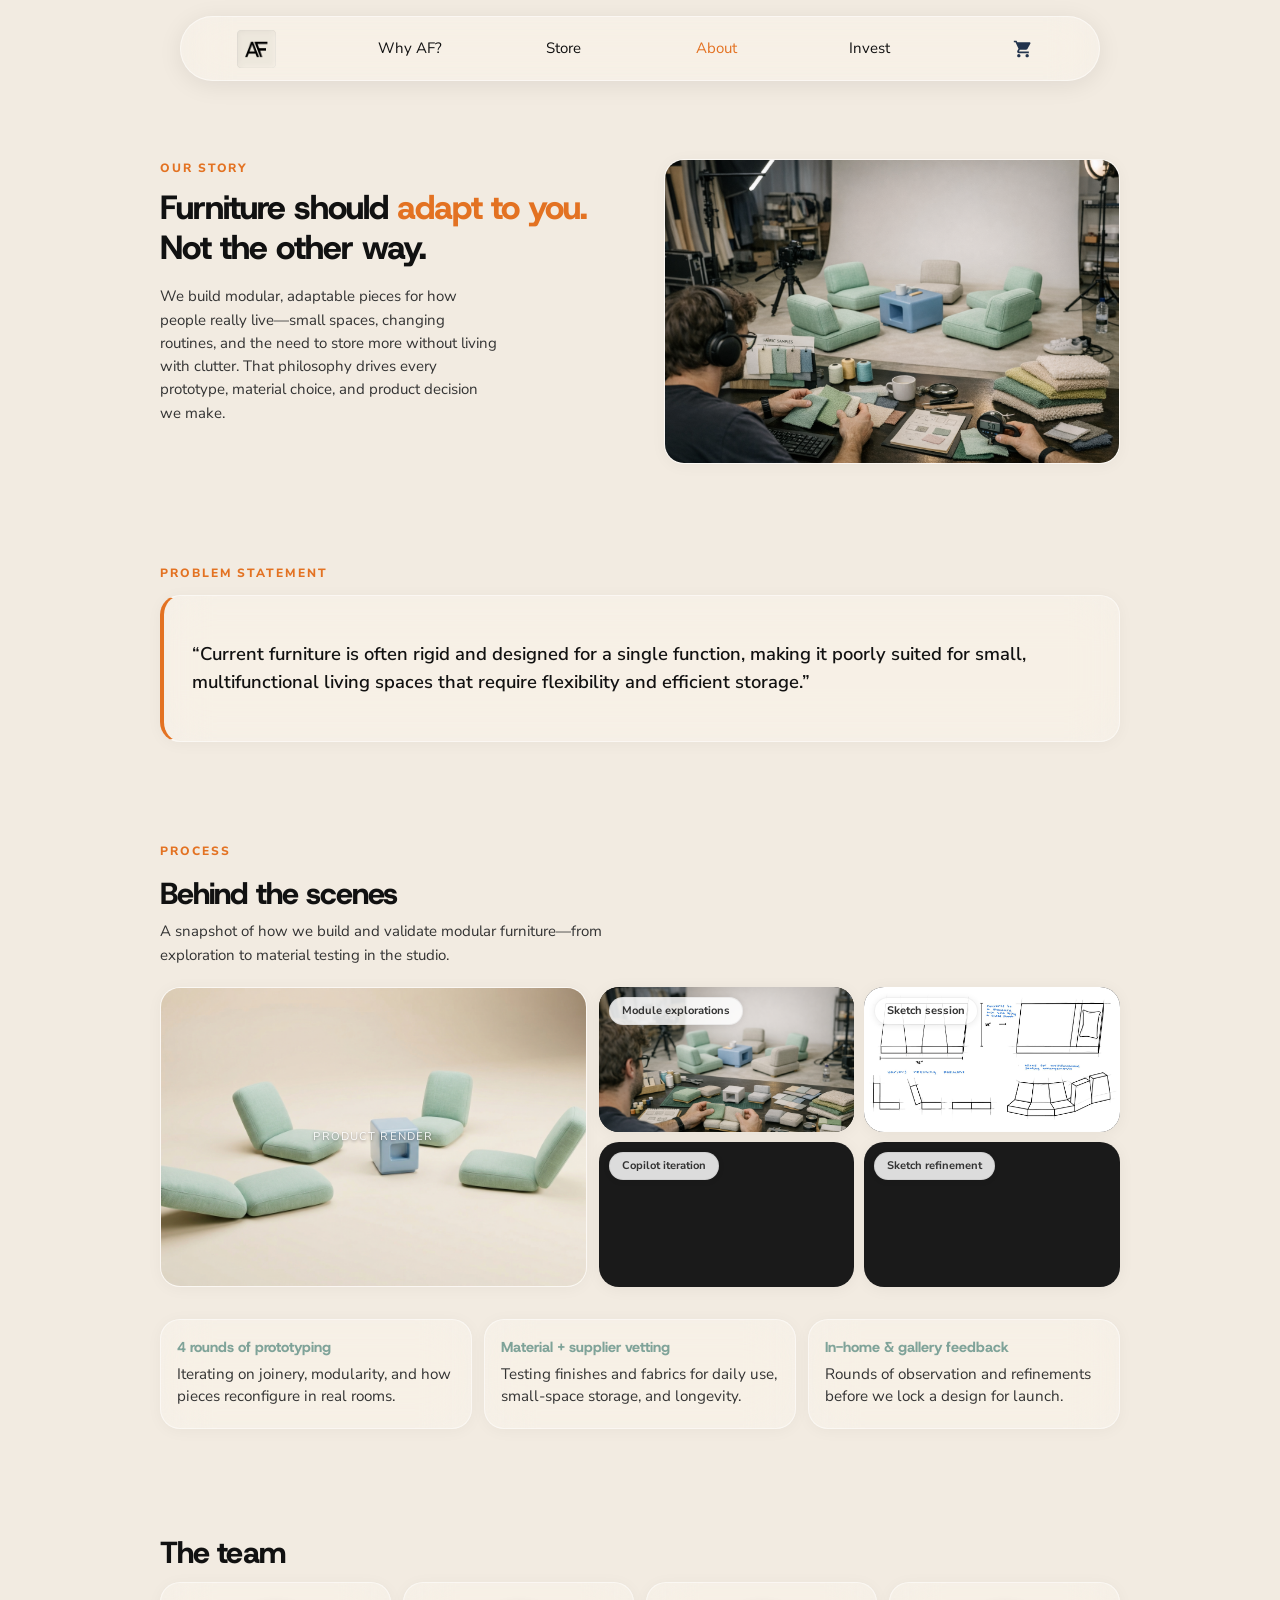
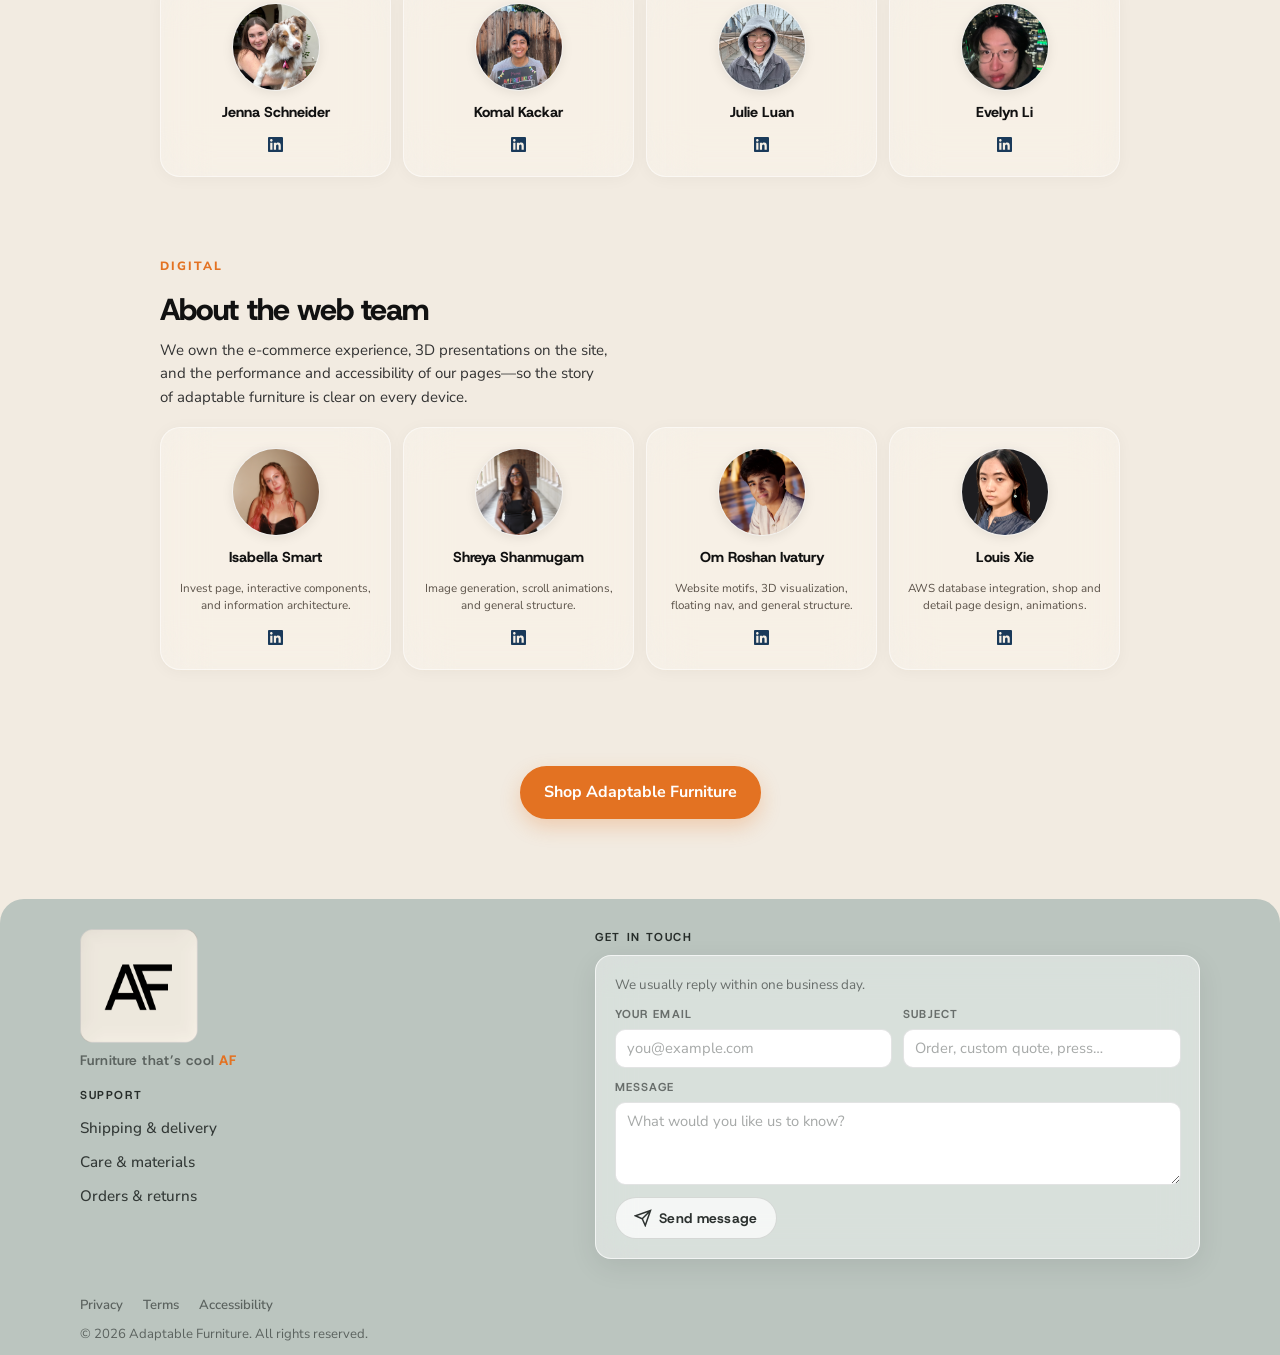
<file: about.html>
<!DOCTYPE html>
<html lang="en">
  <head>
    <meta charset="UTF-8" />
    <meta name="viewport" content="width=device-width, initial-scale=1" />
    <title>About — Adaptable Furniture</title>
    <link rel="preconnect" href="https://fonts.googleapis.com" />
    <link rel="preconnect" href="https://fonts.gstatic.com" crossorigin />
    <link
      href="https://fonts.googleapis.com/css2?family=Host+Grotesk:wght@400;500;600;700;800&family=Nunito+Sans:wght@400;500;600;700;800&display=swap"
      rel="stylesheet"
    />
    <link rel="stylesheet" href="css/styles.css" />
  </head>
  <body class="page-about">
    <header class="site-header">
      <div class="desk-header">
        <div class="af-logo">
          <a class="site-header__logo site-header__logo--mark" href="index.html" aria-label="Adaptable Furniture home">
            <img src="img/Logo.png" alt="" width="180" height="48" decoding="async" />
          </a>
        </div>
        <a href="why-af.html">Why AF?</a>
        <a href="shop.html">Store</a>
        <a class="active" href="about.html">About</a>       
        <a href="invest.html">Invest</a>
        <a class="site-header__cart" href="shop.html?cart=1" aria-label="Open shopping cart">
          <svg width="20" height="20" viewBox="0 0 24 24" fill="currentColor" aria-hidden="true">
            <path d="M7 18c-1.1 0-1.99.9-1.99 2S5.9 22 7 22s2-.9 2-2-.9-2-2-2zM1 2v2h2l3.6 7.59-1.35 2.45c-.16.28-.25.61-.25.96 0 1.1.9 2 2 2h12v-2H7.42c-.14 0-.25-.11-.25-.25l.03-.12.9-1.63h7.45c.75 0 1.41-.41 1.75-1.03l3.58-6.49c.08-.14.12-.31.12-.48 0-.55-.45-1-1-1H5.21l-.94-2H1zm16 16c-1.1 0-1.99.9-1.99 2s.89 2 1.99 2 2-.9 2-2-.9-2-2-2z"/>
          </svg>
          <span class="site-header__cart-count is-hidden" data-cart-count-badge>0</span>
        </a>
      </div>
      <button
        type="button"
        class="site-header__menu"
        aria-label="Open menu"
        aria-expanded="false"
        aria-controls="nav-overlay"
        data-nav-open
      >
        <svg viewBox="0 0 24 24" fill="none" stroke="currentColor" stroke-width="2" aria-hidden="true">
          <path d="M4 7h16M4 12h16M4 17h16" />
        </svg>
      </button>
    </header>

    <div class="site-blur">
      <main class="page-wrap about-page">
        <!-- Our story -->
        <section class="about-ours" aria-labelledby="ours-heading">
          <div class="about-ours__text">
            <p class="about-eyebrow">Our story</p>
            <h1 id="ours-heading" class="about-ours__headline">
              Furniture should
              <span class="about-accent">adapt to you.</span> Not the other way.
            </h1>
            <p class="about-lead">
              We build modular, adaptable pieces for how people really live—small spaces, changing routines, and the need
              to store more without living with clutter. That philosophy drives every prototype, material choice, and
              product decision we make.
            </p>
          </div>
          <figure class="about-ours__media about-glass about-ours__hero-img">
            <img
              src="images/fabric-test.png"
              alt="Fabric material test"
              width="1536"
              height="1024"
              decoding="async"
              loading="eager"
            />
          </figure>
        </section>

        <!-- Problem statement -->
        <section class="about-problem" aria-labelledby="problem-heading">
          <p class="about-eyebrow" id="problem-label">Problem statement</p>
          <div class="about-glass about-problem__card" role="region" aria-labelledby="problem-label">
            <blockquote class="about-problem__quote" id="problem-heading">
              “Current furniture is often rigid and designed for a single function, making it poorly suited for small,
              multifunctional living spaces that require flexibility and efficient storage.”
            </blockquote>
          </div>
        </section>

        <!-- Behind the scenes -->
        <section class="about-bts" aria-labelledby="bts-heading">
          <p class="about-eyebrow">Process</p>
          <h2 id="bts-heading" class="about-section-h2 about-bts__h">Behind the scenes</h2>
          <p class="about-bts__sub">
            A snapshot of how we build and validate modular furniture—from exploration to material testing in the studio.
          </p>
          <div class="about-bts__grid">
            <div class="about-bts__main about-glass">
              <img
                class="about-bts__main-img"
                src="images/Render1.png"
                alt="Adaptable Furniture modular seating in a living space"
                width="1440"
                height="1080"
                decoding="async"
              />
              <span class="about-bts__cap" aria-hidden="true">Product render</span>
            </div>
            <div class="about-bts__quads">
              <div class="about-bts__cell about-bts__cell--media">
                <img src="images/Copilot_20260423_112822.png" alt="Copilot concept exploration" width="1200" height="800" decoding="async" />
                <div class="about-badg about-badg--on">Module explorations</div>
              </div>
              <div class="about-bts__cell about-bts__cell--media">
                <img src="images/Sketch1.png" alt="Early sketch session" width="1200" height="800" decoding="async" />
                <div class="about-badg about-badg--on">Sketch session</div>
              </div>
              <div class="about-bts__cell about-bts__cell--media">
                <img src="images/Copilot_20260423_112826.png" alt="Copilot iteration" width="1200" height="800" decoding="async" />
                <div class="about-badg about-badg--on">Copilot iteration</div>
              </div>
              <div class="about-bts__cell about-bts__cell--media">
                <img src="images/Sketch2.png" alt="Sketch refinement" width="1200" height="800" decoding="async" />
                <div class="about-badg about-badg--on">Sketch refinement</div>
              </div>
            </div>
          </div>
          <div class="about-bts__process-cards" aria-label="Build process">
            <div class="about-glass about-process__stat">
              <h3 class="about-process__stat-title about-accent">4 rounds of prototyping</h3>
              <p class="about-process__stat-txt">Iterating on joinery, modularity, and how pieces reconfigure in real rooms.</p>
            </div>
            <div class="about-glass about-process__stat">
              <h3 class="about-process__stat-title about-accent">Material + supplier vetting</h3>
              <p class="about-process__stat-txt">Testing finishes and fabrics for daily use, small-space storage, and longevity.</p>
            </div>
            <div class="about-glass about-process__stat">
              <h3 class="about-process__stat-title about-accent">In-home &amp; gallery feedback</h3>
              <p class="about-process__stat-txt">Rounds of observation and refinements before we lock a design for launch.</p>
            </div>
          </div>
        </section>

        <!-- The team (innovation) -->
        <section class="about-teams" aria-labelledby="team-heading">
          <h2 id="team-heading" class="about-section-h2 about-teams__title">The team</h2>
          <ul class="about-teams__grid" role="list">
            <li>
              <article class="about-glass about-teamcard">
                <div class="about-teamcard__av">
                  <img src="img/Jenna.jpg" width="200" height="200" alt="" style="object-position: center 15%;" />
                </div>
                <h3 class="about-teamcard__name">Jenna Schneider</h3>
                <a
                  class="about-teamcard__link"
                  href="https://www.linkedin.com/in/jennaschneider"
                  aria-label="Jenna Schneider on LinkedIn"
                  ><span class="about-teamcard__link-icon" aria-hidden="true"
                    ><svg xmlns="http://www.w3.org/2000/svg" viewBox="0 0 24 24" width="20" height="20" fill="currentColor"
                      ><path
                        d="M20.447 20.452h-3.554v-5.569c0-1.328-.027-3.037-1.852-3.037-1.853 0-2.136 1.445-2.136 2.939v5.667H9.351V9h3.414v1.561h.046c.477-.9 1.637-1.85 3.37-1.85 3.601 0 4.267 2.37 4.267 5.455v6.286zM5.337 7.433c-1.144 0-2.063-.926-2.063-2.065 0-1.138.92-2.063 2.063-2.063 1.14 0 2.064.925 2.064 2.063 0 1.139-.925 2.065-2.064 2.065zm1.782 13.019H3.555V9h3.564v11.452zM22.225 0H1.771C.792 0 0 .774 0 1.729v20.542C0 23.227.792 24 1.771 24h20.451C23.2 24 24 23.227 24 22.271V1.729C24 .774 23.2 0 22.222 0h.003z" /></svg></span></a>
              </article>
            </li>
            <li>
              <article class="about-glass about-teamcard">
                <div class="about-teamcard__av"><img src="img/Komal.jpg" width="200" height="200" alt="" /></div>
                <h3 class="about-teamcard__name">Komal Kackar</h3>
                <a
                  class="about-teamcard__link"
                  href="https://www.linkedin.com/in/komal-kackar-120a46178"
                  aria-label="Komal Kackar on LinkedIn"
                  ><span class="about-teamcard__link-icon" aria-hidden="true"
                    ><svg xmlns="http://www.w3.org/2000/svg" viewBox="0 0 24 24" width="20" height="20" fill="currentColor"
                      ><path
                        d="M20.447 20.452h-3.554v-5.569c0-1.328-.027-3.037-1.852-3.037-1.853 0-2.136 1.445-2.136 2.939v5.667H9.351V9h3.414v1.561h.046c.477-.9 1.637-1.85 3.37-1.85 3.601 0 4.267 2.37 4.267 5.455v6.286zM5.337 7.433c-1.144 0-2.063-.926-2.063-2.065 0-1.138.92-2.063 2.063-2.063 1.14 0 2.064.925 2.064 2.063 0 1.139-.925 2.065-2.064 2.065zm1.782 13.019H3.555V9h3.564v11.452zM22.225 0H1.771C.792 0 0 .774 0 1.729v20.542C0 23.227.792 24 1.771 24h20.451C23.2 24 24 23.227 24 22.271V1.729C24 .774 23.2 0 22.222 0h.003z" /></svg></span></a>
              </article>
            </li>
            <li>
              <article class="about-glass about-teamcard">
                <div class="about-teamcard__av"><img src="img/Julie.jpg" width="200" height="200" alt="" /></div>
                <h3 class="about-teamcard__name">Julie Luan</h3>
                <a
                  class="about-teamcard__link"
                  href="https://www.linkedin.com/in/ruijia-luan/"
                  aria-label="Julie Luan on LinkedIn"
                  ><span class="about-teamcard__link-icon" aria-hidden="true"
                    ><svg xmlns="http://www.w3.org/2000/svg" viewBox="0 0 24 24" width="20" height="20" fill="currentColor"
                      ><path
                        d="M20.447 20.452h-3.554v-5.569c0-1.328-.027-3.037-1.852-3.037-1.853 0-2.136 1.445-2.136 2.939v5.667H9.351V9h3.414v1.561h.046c.477-.9 1.637-1.85 3.37-1.85 3.601 0 4.267 2.37 4.267 5.455v6.286zM5.337 7.433c-1.144 0-2.063-.926-2.063-2.065 0-1.138.92-2.063 2.063-2.063 1.14 0 2.064.925 2.064 2.063 0 1.139-.925 2.065-2.064 2.065zm1.782 13.019H3.555V9h3.564v11.452zM22.225 0H1.771C.792 0 0 .774 0 1.729v20.542C0 23.227.792 24 1.771 24h20.451C23.2 24 24 23.227 24 22.271V1.729C24 .774 23.2 0 22.222 0h.003z" /></svg></span></a>
              </article>
            </li>
            <li>
              <article class="about-glass about-teamcard">
                <div class="about-teamcard__av"><img src="img/Evelyn.png" width="200" height="200" alt="" /></div>
                <h3 class="about-teamcard__name">Evelyn Li</h3>
                <a
                  class="about-teamcard__link"
                  href="https://www.linkedin.com/in/jiaru-li7169/"
                  aria-label="Evelyn Li on LinkedIn"
                  ><span class="about-teamcard__link-icon" aria-hidden="true"
                    ><svg xmlns="http://www.w3.org/2000/svg" viewBox="0 0 24 24" width="20" height="20" fill="currentColor"
                      ><path
                        d="M20.447 20.452h-3.554v-5.569c0-1.328-.027-3.037-1.852-3.037-1.853 0-2.136 1.445-2.136 2.939v5.667H9.351V9h3.414v1.561h.046c.477-.9 1.637-1.85 3.37-1.85 3.601 0 4.267 2.37 4.267 5.455v6.286zM5.337 7.433c-1.144 0-2.063-.926-2.063-2.065 0-1.138.92-2.063 2.063-2.063 1.14 0 2.064.925 2.064 2.063 0 1.139-.925 2.065-2.064 2.065zm1.782 13.019H3.555V9h3.564v11.452zM22.225 0H1.771C.792 0 0 .774 0 1.729v20.542C0 23.227.792 24 1.771 24h20.451C23.2 24 24 23.227 24 22.271V1.729C24 .774 23.2 0 22.222 0h.003z" /></svg></span></a>
              </article>
            </li>
          </ul>
        </section>

        <!-- Web / digital team -->
        <section class="about-teams about-teams--digital" aria-labelledby="web-heading">
          <p class="about-eyebrow">Digital</p>
          <h2 id="web-heading" class="about-section-h2 about-teams__title">About the web team</h2>
          <p class="about-bts__sub about-teams--digital__sub">
            We own the e‑commerce experience, 3D presentations on the site, and the performance and accessibility of our
            pages—so the story of adaptable furniture is clear on every device.
          </p>
          <ul class="about-teams__grid" role="list">
            <li>
              <article class="about-glass about-teamcard">
                <div class="about-teamcard__av"><img src="img/IsabellaAF.JPG" width="200" height="200" alt="" /></div>
                <h3 class="about-teamcard__name">Isabella Smart</h3>
                <p class="about-teamcard__bio">Invest page, interactive components, and information architecture.</p>
                <a
                  class="about-teamcard__link"
                  href="https://www.linkedin.com/in/isabella-smart-aaa744363/"
                  aria-label="Isabella Smart on LinkedIn"
                  ><span class="about-teamcard__link-icon" aria-hidden="true"
                    ><svg xmlns="http://www.w3.org/2000/svg" viewBox="0 0 24 24" width="20" height="20" fill="currentColor"
                      ><path
                        d="M20.447 20.452h-3.554v-5.569c0-1.328-.027-3.037-1.852-3.037-1.853 0-2.136 1.445-2.136 2.939v5.667H9.351V9h3.414v1.561h.046c.477-.9 1.637-1.85 3.37-1.85 3.601 0 4.267 2.37 4.267 5.455v6.286zM5.337 7.433c-1.144 0-2.063-.926-2.063-2.065 0-1.138.92-2.063 2.063-2.063 1.14 0 2.064.925 2.064 2.063 0 1.139-.925 2.065-2.064 2.065zm1.782 13.019H3.555V9h3.564v11.452zM22.225 0H1.771C.792 0 0 .774 0 1.729v20.542C0 23.227.792 24 1.771 24h20.451C23.2 24 24 23.227 24 22.271V1.729C24 .774 23.2 0 22.222 0h.003z" /></svg></span></a>
              </article>
            </li>
            <li>
              <article class="about-glass about-teamcard">
                <div class="about-teamcard__av"><img src="img/ShreyaAF.png" width="200" height="200" alt="" /></div>
                <h3 class="about-teamcard__name">Shreya Shanmugam</h3>
                <p class="about-teamcard__bio">Image generation, scroll animations, and general structure.</p>
                <a
                  class="about-teamcard__link"
                  href="https://www.linkedin.com/in/shreyaa-shanmugam"
                  aria-label="Shreya Shanmugam on LinkedIn"
                  ><span class="about-teamcard__link-icon" aria-hidden="true"
                    ><svg xmlns="http://www.w3.org/2000/svg" viewBox="0 0 24 24" width="20" height="20" fill="currentColor"
                      ><path
                        d="M20.447 20.452h-3.554v-5.569c0-1.328-.027-3.037-1.852-3.037-1.853 0-2.136 1.445-2.136 2.939v5.667H9.351V9h3.414v1.561h.046c.477-.9 1.637-1.85 3.37-1.85 3.601 0 4.267 2.37 4.267 5.455v6.286zM5.337 7.433c-1.144 0-2.063-.926-2.063-2.065 0-1.138.92-2.063 2.063-2.063 1.14 0 2.064.925 2.064 2.063 0 1.139-.925 2.065-2.064 2.065zm1.782 13.019H3.555V9h3.564v11.452zM22.225 0H1.771C.792 0 0 .774 0 1.729v20.542C0 23.227.792 24 1.771 24h20.451C23.2 24 24 23.227 24 22.271V1.729C24 .774 23.2 0 22.222 0h.003z" /></svg></span></a>
              </article>
            </li>
            <li>
              <article class="about-glass about-teamcard">
                <div class="about-teamcard__av"><img src="img/OmAF.JPG" width="200" height="200" alt="" style="object-position: center 15%;" /></div>
                <h3 class="about-teamcard__name">Om Roshan Ivatury</h3>
                <p class="about-teamcard__bio">Website motifs, 3D visualization, floating nav, and general structure.</p>
                <a
                  class="about-teamcard__link"
                  href="https://www.linkedin.com/in/om-roshan-ivatury-95837928a/"
                  aria-label="Om Roshan Ivatury on LinkedIn"
                  ><span class="about-teamcard__link-icon" aria-hidden="true"
                    ><svg xmlns="http://www.w3.org/2000/svg" viewBox="0 0 24 24" width="20" height="20" fill="currentColor"
                      ><path
                        d="M20.447 20.452h-3.554v-5.569c0-1.328-.027-3.037-1.852-3.037-1.853 0-2.136 1.445-2.136 2.939v5.667H9.351V9h3.414v1.561h.046c.477-.9 1.637-1.85 3.37-1.85 3.601 0 4.267 2.37 4.267 5.455v6.286zM5.337 7.433c-1.144 0-2.063-.926-2.063-2.065 0-1.138.92-2.063 2.063-2.063 1.14 0 2.064.925 2.064 2.063 0 1.139-.925 2.065-2.064 2.065zm1.782 13.019H3.555V9h3.564v11.452zM22.225 0H1.771C.792 0 0 .774 0 1.729v20.542C0 23.227.792 24 1.771 24h20.451C23.2 24 24 23.227 24 22.271V1.729C24 .774 23.2 0 22.222 0h.003z" /></svg></span></a>
              </article>
            </li>
            <li>
              <article class="about-glass about-teamcard">
                <div class="about-teamcard__av"><img src="img/Louis.png" width="200" height="200" alt="" /></div>
                <h3 class="about-teamcard__name">Louis Xie</h3>
                <p class="about-teamcard__bio">AWS database integration, shop and detail page design, animations.</p>
                <a
                  class="about-teamcard__link"
                  href="https://www.linkedin.com"
                  aria-label="Louis Xie on LinkedIn"
                  ><span class="about-teamcard__link-icon" aria-hidden="true"
                    ><svg xmlns="http://www.w3.org/2000/svg" viewBox="0 0 24 24" width="20" height="20" fill="currentColor"
                      ><path
                        d="M20.447 20.452h-3.554v-5.569c0-1.328-.027-3.037-1.852-3.037-1.853 0-2.136 1.445-2.136 2.939v5.667H9.351V9h3.414v1.561h.046c.477-.9 1.637-1.85 3.37-1.85 3.601 0 4.267 2.37 4.267 5.455v6.286zM5.337 7.433c-1.144 0-2.063-.926-2.063-2.065 0-1.138.92-2.063 2.063-2.063 1.14 0 2.064.925 2.064 2.063 0 1.139-.925 2.065-2.064 2.065zm1.782 13.019H3.555V9h3.564v11.452zM22.225 0H1.771C.792 0 0 .774 0 1.729v20.542C0 23.227.792 24 1.771 24h20.451C23.2 24 24 23.227 24 22.271V1.729C24 .774 23.2 0 22.222 0h.003z" /></svg></span></a>
              </article>
            </li>
          </ul>
        </section>

        <div class="about-cta-wrap">
          <a class="about-cta af-shop-cta" href="shop.html">Shop Adaptable Furniture</a>
        </div>
      </main>
    </div>

    <footer class="site-footer" aria-label="Site footer">
      <div class="site-footer__main">
        <div class="site-footer__inner">
          <div class="site-footer__left">
            <div class="site-footer__brand">
              <a class="site-footer__logo" href="index.html" aria-label="Adaptable Furniture home">
                <img src="img/Logo.png" alt="" width="120" height="32" decoding="async" />
              </a>
              <p class="site-footer__tagline">Furniture that&rsquo;s cool <span class="site-footer__tagline-em">AF</span></p>
            </div>
            <nav class="site-footer__col site-footer__nav-support" aria-labelledby="footer-support-heading">
              <h2 id="footer-support-heading" class="site-footer__heading">Support</h2>
              <ul class="site-footer__list">
                <li><a href="shop.html">Shipping &amp; delivery</a></li>
                <li><a href="about.html">Care &amp; materials</a></li>
                <li><a href="shop.html">Orders &amp; returns</a></li>
              </ul>
            </nav>
          </div>
          <div class="site-footer__form-col" id="footer-contact">
            <h2 id="footer-contact-heading" class="site-footer__heading">Get in touch</h2>
            <div class="site-footer__card">
              <p class="site-footer__lede">
                We usually reply within one business day.
              </p>
              <form class="site-footer__form" data-footer-contact-form>
                <div class="site-footer__field-row site-footer__field-row--split">
                  <label class="site-footer__label">
                    <span class="site-footer__label-text">Your email</span>
                    <input
                      type="email"
                      name="email"
                      autocomplete="email"
                      required
                      placeholder="you@example.com"
                      class="site-footer__input"
                    />
                  </label>
                  <label class="site-footer__label">
                    <span class="site-footer__label-text">Subject</span>
                    <input
                      type="text"
                      name="subject"
                      required
                      maxlength="200"
                      placeholder="Order, custom quote, press…"
                      class="site-footer__input"
                    />
                  </label>
                </div>
                <label class="site-footer__label">
                  <span class="site-footer__label-text">Message</span>
                  <textarea
                    name="message"
                    class="site-footer__textarea"
                    rows="3"
                    required
                    placeholder="What would you like us to know?"
                  ></textarea>
                </label>
                <p class="site-footer__form-status" data-footer-form-status hidden aria-live="polite"></p>
                <button type="submit" class="site-footer__submit">
                  <svg width="18" height="18" viewBox="0 0 24 24" fill="none" stroke="currentColor" stroke-width="2" aria-hidden="true">
                    <path d="M22 2L11 13M22 2l-7 20-4-9-9-4 20-7z" />
                  </svg>
                  Send message
                </button>
              </form>
            </div>
          </div>
        </div>
      </div>
      <div class="site-footer__legal">
        <div class="site-footer__legal-inner">
          <nav class="site-footer__legal-nav" aria-label="Legal">
            <a href="#">Privacy</a>
            <a href="#">Terms</a>
            <a href="#">Accessibility</a>
          </nav>
          <p class="site-footer__copyright">© 2026 Adaptable Furniture. All rights reserved.</p>
        </div>
      </div>
    </footer>

    <div
      id="nav-overlay"
      class="nav-overlay"
      role="dialog"
      aria-modal="true"
      aria-label="Site menu"
      aria-hidden="true"
    >
      <button type="button" class="nav-overlay__close" data-nav-close aria-label="Close menu">
        <svg width="24" height="24" viewBox="0 0 24 24" fill="none" stroke="currentColor" stroke-width="2">
          <path d="M6 6l12 12M18 6L6 18" />
        </svg>
      </button>
      <a class="site-header__logo site-header__logo--mark nav-overlay__brand" href="index.html" aria-label="Adaptable Furniture home">
        <img src="img/Logo.png" alt="" width="180" height="48" decoding="async" />
      </a>
      <nav class="nav-overlay__links" aria-label="Primary">
        <a href="index.html" data-nav>Home</a>
        <a href="about.html" data-nav>About</a>
        <a href="why-af.html" data-nav>Why AF?</a>
        <a href="shop.html" data-nav>Shop</a>
        <a href="invest.html" data-nav>Invest</a>
      </nav>
    </div>

    <script src="js/footer-form.js" defer></script>
    <script src="js/app.js" defer></script>
  </body>
</html>
</file>
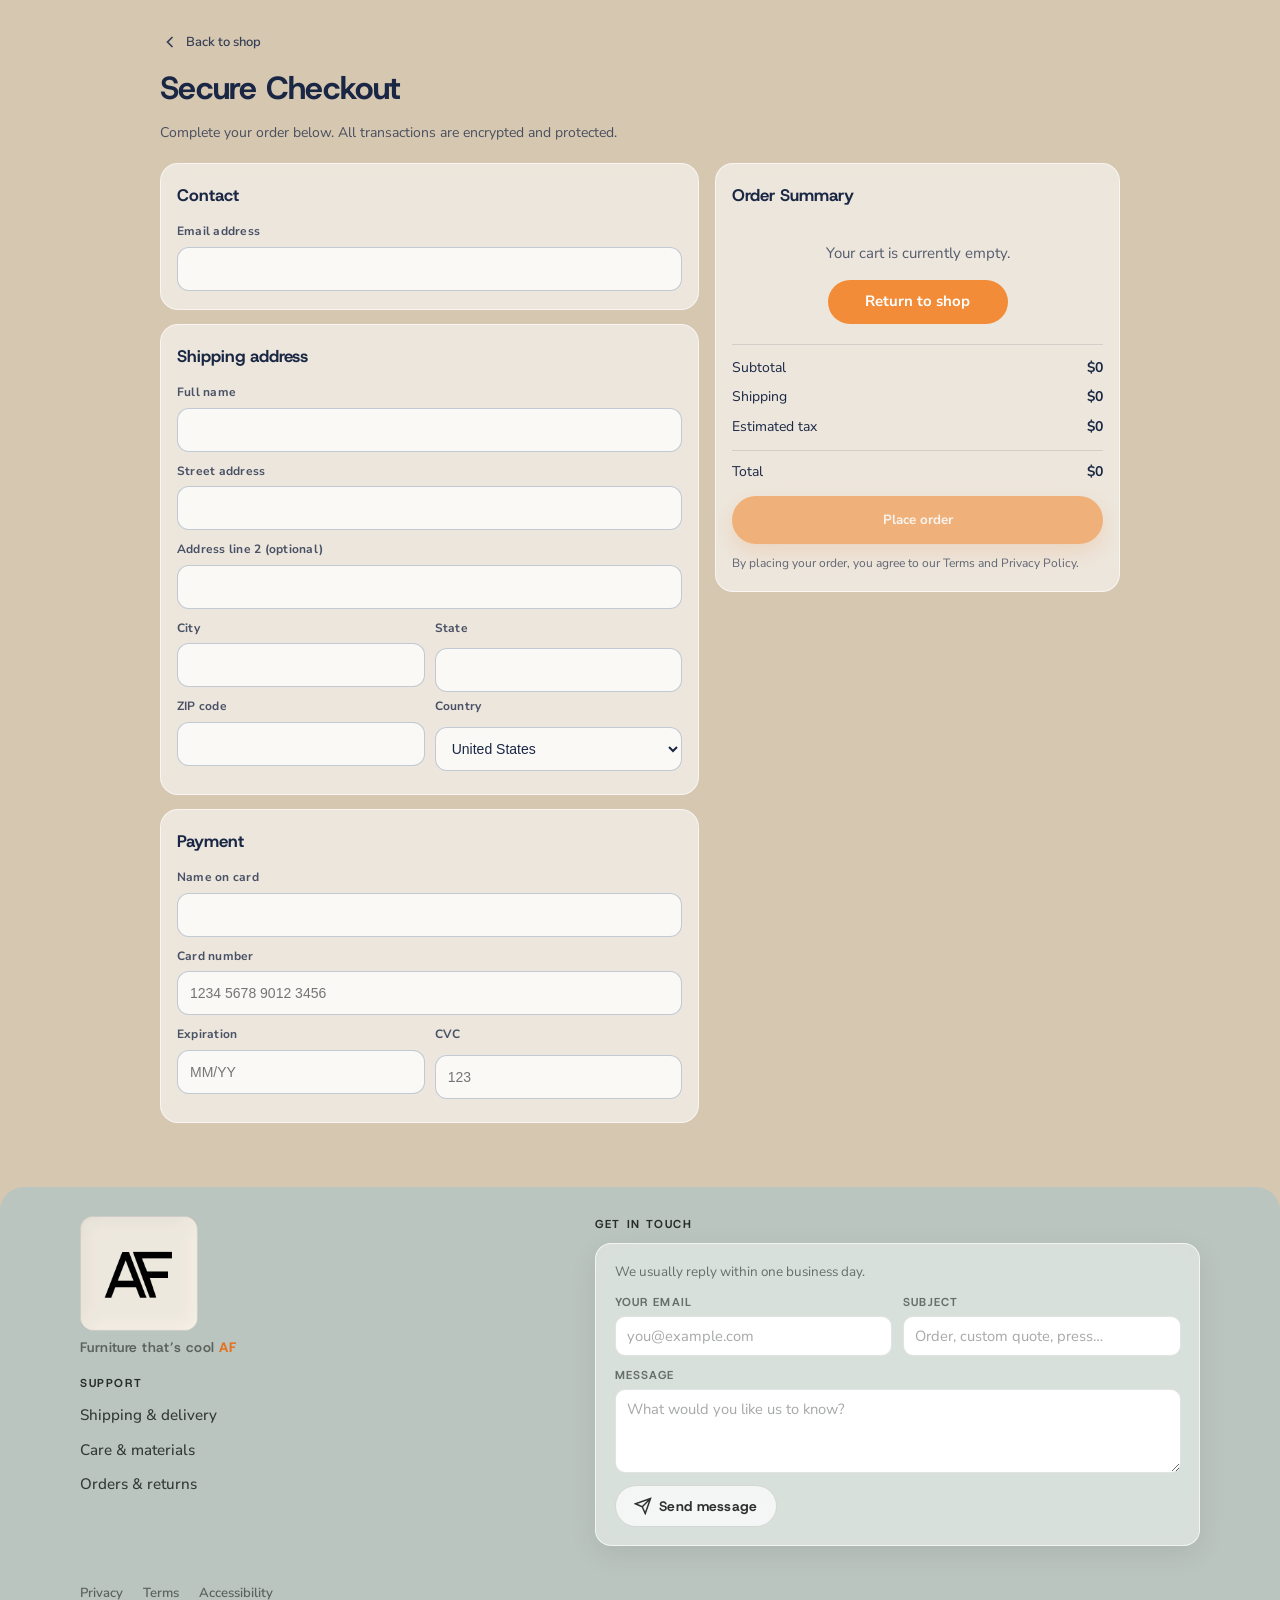
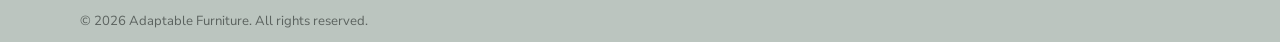
<file: checkout.html>
<!DOCTYPE html>
<html lang="en">
  <head>
    <meta charset="UTF-8" />
    <meta name="viewport" content="width=device-width, initial-scale=1" />
    <title>Checkout — Adaptable Furniture</title>
    <link rel="preconnect" href="https://fonts.googleapis.com" />
    <link rel="preconnect" href="https://fonts.gstatic.com" crossorigin />
    <link
      href="https://fonts.googleapis.com/css2?family=Host+Grotesk:wght@400;500;600;700;800&family=Nunito+Sans:wght@400;500;600;700;800&display=swap"
      rel="stylesheet"
    />
    <link rel="stylesheet" href="css/styles.css" />
  </head>
  <body class="page-checkout" data-nav-active="shop.html">
    <div class="site-blur">
      <main class="page-wrap checkout-wrap" data-checkout-root>
        <section class="checkout-intro">
          <a class="checkout-back" href="shop.html" aria-label="Back to shop">
            <svg width="20" height="20" viewBox="0 0 24 24" fill="none" stroke="currentColor" stroke-width="2" aria-hidden="true">
              <path d="M15 6l-6 6 6 6" />
            </svg>
            Back to shop
          </a>
          <h1>Secure Checkout</h1>
          <p>Complete your order below. All transactions are encrypted and protected.</p>
        </section>

        <div class="checkout-grid">
          <form id="checkout-form" class="checkout-form" data-checkout-form>
            <section class="checkout-card">
              <h2>Contact</h2>
              <div class="checkout-field">
                <label for="email">Email address</label>
                <input id="email" name="email" type="email" autocomplete="email" required />
              </div>
            </section>

            <section class="checkout-card">
              <h2>Shipping address</h2>
              <div class="checkout-field">
                <label for="fullName">Full name</label>
                <input id="fullName" name="fullName" type="text" autocomplete="name" pattern="[A-Za-z\s\.\-']{2,}" title="Please enter your full name." required />
              </div>
              <div class="checkout-field">
                <label for="address1">Street address</label>
                <input id="address1" name="address1" type="text" autocomplete="address-line1" required />
              </div>
              <div class="checkout-field">
                <label for="address2">Address line 2 (optional)</label>
                <input id="address2" name="address2" type="text" autocomplete="address-line2" />
              </div>
              <div class="checkout-row">
                <div class="checkout-field">
                  <label for="city">City</label>
                  <input id="city" name="city" type="text" autocomplete="address-level2" pattern="[A-Za-z\s\.\-']{2,}" title="Please enter a valid city name." required />
                </div>
                <div class="checkout-field">
                  <label for="state">State</label>
                  <input id="state" name="state" type="text" autocomplete="address-level1" pattern="[A-Za-z\s\.\-']{2,}" title="Please enter a valid state or province." required />
                </div>
              </div>
              <div class="checkout-row">
                <div class="checkout-field">
                  <label for="zip">ZIP code</label>
                  <input id="zip" name="zip" type="text" inputmode="numeric" autocomplete="postal-code" pattern="[0-9A-Za-z\-\s]{4,10}" title="Please enter a valid postal code." required />
                </div>
                <div class="checkout-field">
                  <label for="country">Country</label>
                  <select id="country" name="country" autocomplete="country-name" required>
                    <option value="United States">United States</option>
                    <option value="Canada">Canada</option>
                    <option value="United Kingdom">United Kingdom</option>
                  </select>
                </div>
              </div>
            </section>

            <section class="checkout-card">
              <h2>Payment</h2>
              <div class="checkout-field">
                <label for="cardName">Name on card</label>
                <input id="cardName" name="cardName" type="text" autocomplete="cc-name" pattern="[A-Za-z\s\.\-']{2,}" title="Please enter the cardholder name." required />
              </div>
              <div class="checkout-field">
                <label for="cardNumber">Card number</label>
                <input id="cardNumber" name="cardNumber" type="text" inputmode="numeric" autocomplete="cc-number" pattern="[0-9\s]{13,23}" title="Please enter a valid card number." placeholder="1234 5678 9012 3456" required />
              </div>
              <div class="checkout-row">
                <div class="checkout-field">
                  <label for="exp">Expiration</label>
                  <input id="exp" name="exp" type="text" inputmode="numeric" autocomplete="cc-exp" pattern="(0[1-9]|1[0-2])\/\d{2}" title="Use MM/YY format." placeholder="MM/YY" required />
                </div>
                <div class="checkout-field">
                  <label for="cvc">CVC</label>
                  <input id="cvc" name="cvc" type="text" inputmode="numeric" autocomplete="cc-csc" pattern="\d{3,4}" title="Please enter a valid CVC." placeholder="123" required />
                </div>
              </div>
            </section>
          </form>

          <aside class="checkout-summary">
            <section class="checkout-card">
              <h2>Order Summary</h2>
              <div class="checkout-items" data-checkout-items></div>
              <div class="checkout-totals">
                <div><span>Subtotal</span><strong data-subtotal>$0</strong></div>
                <div><span>Shipping</span><strong data-shipping>$0</strong></div>
                <div><span>Estimated tax</span><strong data-tax>$0</strong></div>
                <div class="checkout-totals__grand"><span>Total</span><strong data-total>$0</strong></div>
              </div>
              <button type="submit" class="btn-primary checkout-place-order" form="checkout-form" data-place-order>
                Place order
              </button>
              <p class="checkout-error" data-checkout-error hidden></p>
              <p class="checkout-disclaimer">By placing your order, you agree to our Terms and Privacy Policy.</p>
              <div class="checkout-confirmation" data-checkout-confirmation hidden>
                <h3>Order confirmed</h3>
                <p>Thank you for choosing us—we appreciate your trust and your business.</p>
              </div>
            </section>
          </aside>
        </div>
      </main>
    </div>

    <footer class="site-footer" aria-label="Site footer">
      <div class="site-footer__main">
        <div class="site-footer__inner">
          <div class="site-footer__left">
            <div class="site-footer__brand">
              <a class="site-footer__logo" href="index.html" aria-label="Adaptable Furniture home">
                <img src="img/Logo.png" alt="" width="120" height="32" decoding="async" />
              </a>
              <p class="site-footer__tagline">Furniture that&rsquo;s cool <span class="site-footer__tagline-em">AF</span></p>
            </div>
            <nav class="site-footer__col site-footer__nav-support" aria-labelledby="footer-support-heading">
              <h2 id="footer-support-heading" class="site-footer__heading">Support</h2>
              <ul class="site-footer__list">
                <li><a href="shop.html">Shipping &amp; delivery</a></li>
                <li><a href="about.html">Care &amp; materials</a></li>
                <li><a href="shop.html">Orders &amp; returns</a></li>
              </ul>
            </nav>
          </div>
          <div class="site-footer__form-col" id="footer-contact">
            <h2 id="footer-contact-heading" class="site-footer__heading">Get in touch</h2>
            <div class="site-footer__card">
              <p class="site-footer__lede">
                We usually reply within one business day.
              </p>
              <form class="site-footer__form" data-footer-contact-form>
                <div class="site-footer__field-row site-footer__field-row--split">
                  <label class="site-footer__label">
                    <span class="site-footer__label-text">Your email</span>
                    <input
                      type="email"
                      name="email"
                      autocomplete="email"
                      required
                      placeholder="you@example.com"
                      class="site-footer__input"
                    />
                  </label>
                  <label class="site-footer__label">
                    <span class="site-footer__label-text">Subject</span>
                    <input
                      type="text"
                      name="subject"
                      required
                      maxlength="200"
                      placeholder="Order, custom quote, press…"
                      class="site-footer__input"
                    />
                  </label>
                </div>
                <label class="site-footer__label">
                  <span class="site-footer__label-text">Message</span>
                  <textarea
                    name="message"
                    class="site-footer__textarea"
                    rows="3"
                    required
                    placeholder="What would you like us to know?"
                  ></textarea>
                </label>
                <p class="site-footer__form-status" data-footer-form-status hidden aria-live="polite"></p>
                <button type="submit" class="site-footer__submit">
                  <svg width="18" height="18" viewBox="0 0 24 24" fill="none" stroke="currentColor" stroke-width="2" aria-hidden="true">
                    <path d="M22 2L11 13M22 2l-7 20-4-9-9-4 20-7z" />
                  </svg>
                  Send message
                </button>
              </form>
            </div>
          </div>
        </div>
      </div>
      <div class="site-footer__legal">
        <div class="site-footer__legal-inner">
          <nav class="site-footer__legal-nav" aria-label="Legal">
            <a href="#">Privacy</a>
            <a href="#">Terms</a>
            <a href="#">Accessibility</a>
          </nav>
          <p class="site-footer__copyright">© 2026 Adaptable Furniture. All rights reserved.</p>
        </div>
      </div>
    </footer>

    <script src="js/footer-form.js" defer></script>
    <script src="js/checkout.js" defer></script>
  </body>
</html>
</file>
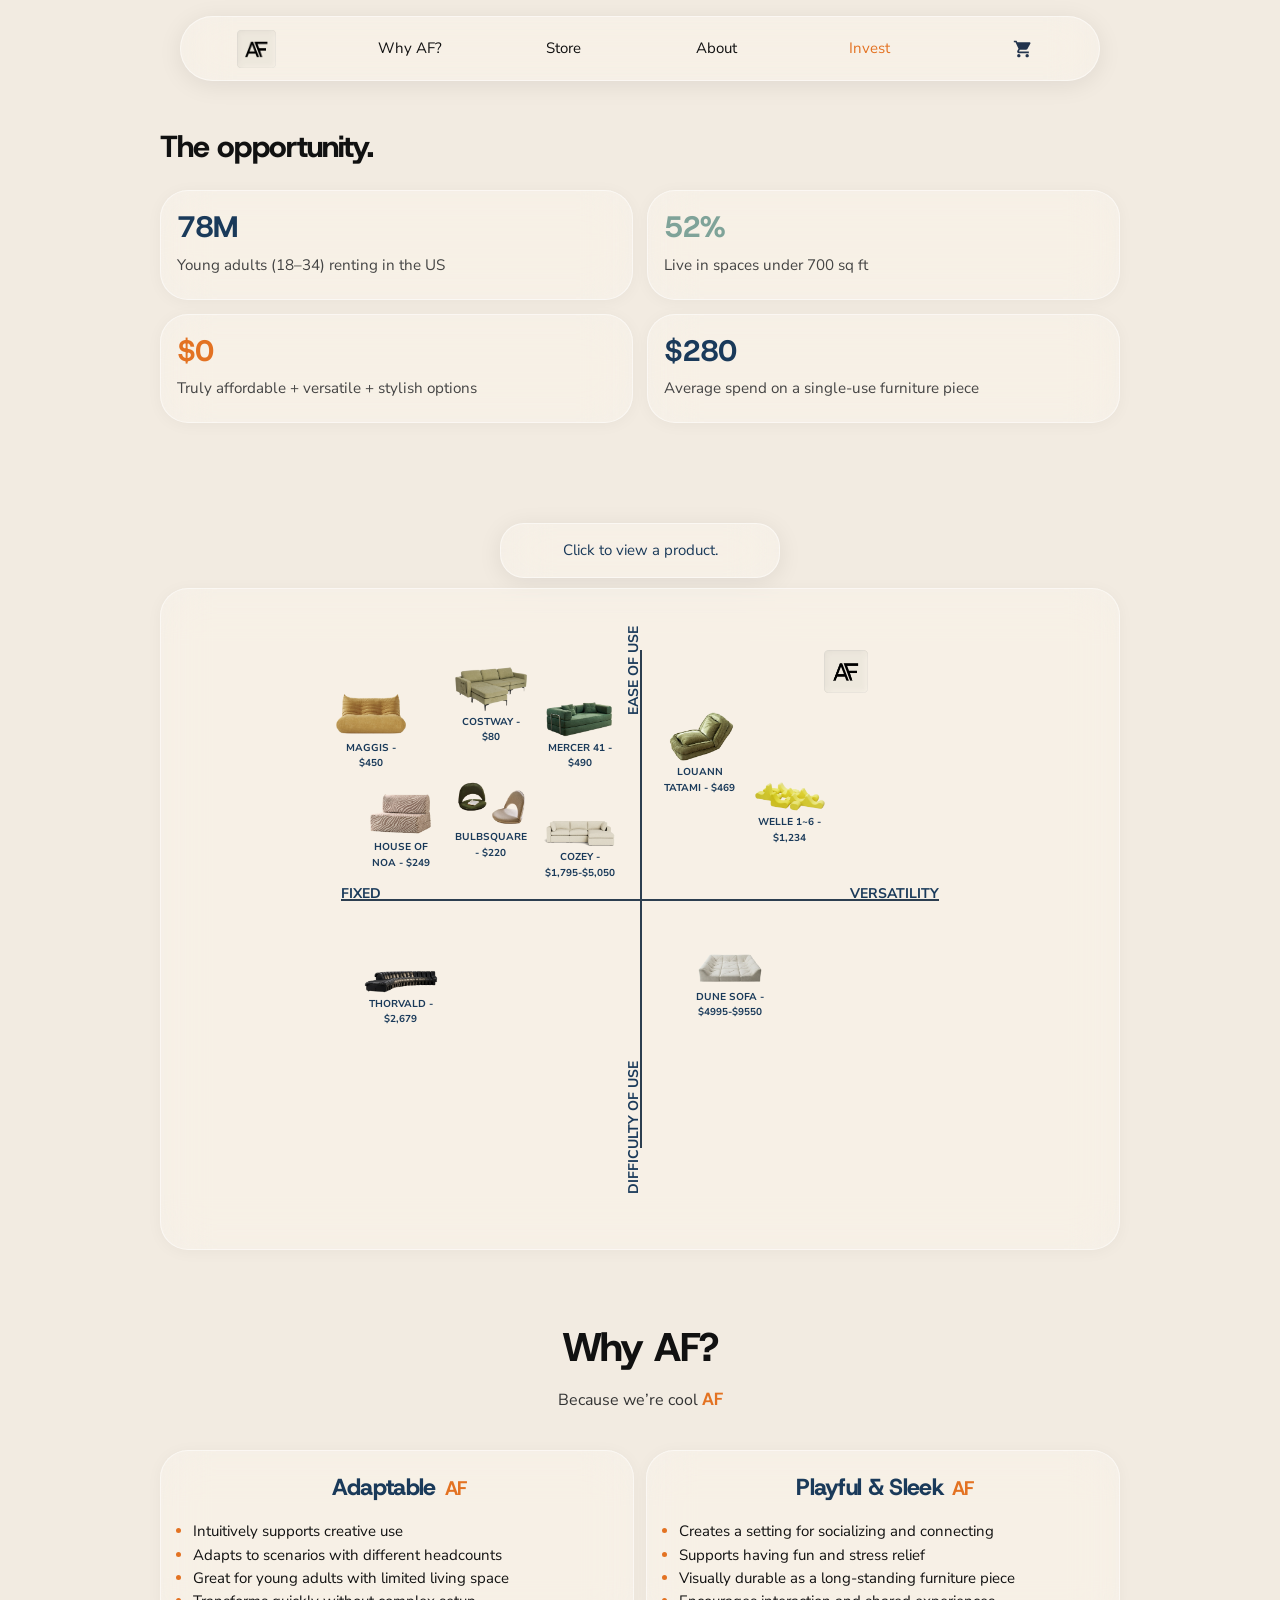
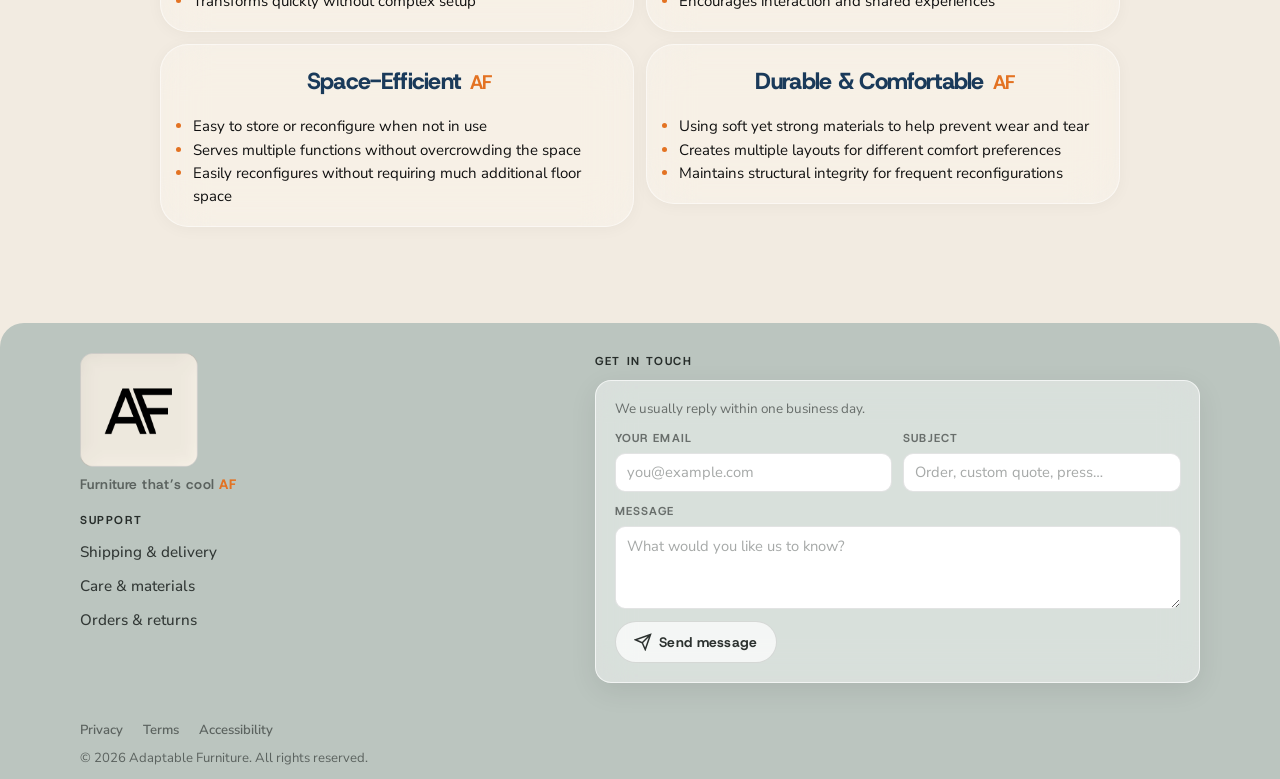
<file: invest.html>
<!DOCTYPE html>
<html lang="en">
  <head>
    <meta charset="UTF-8" />
    <meta name="viewport" content="width=device-width, initial-scale=1" />
    <title>Invest — Adaptable Furniture</title>
    <link rel="preconnect" href="https://fonts.googleapis.com" />
    <link rel="preconnect" href="https://fonts.gstatic.com" crossorigin />
    <link
      href="https://fonts.googleapis.com/css2?family=Host+Grotesk:wght@400;500;600;700;800&family=Nunito+Sans:wght@400;500;600;700;800&display=swap"
      rel="stylesheet"
    />
    <link rel="stylesheet" href="css/styles.css" />
    <script src="https://code.jquery.com/jquery-3.6.0.min.js" defer></script>
    <script src="js/invest.js" defer></script>
  </head>
  <body class="page-invest">
    <header class="site-header">
      <div class="desk-header">
        <div class="af-logo">
          <a class="site-header__logo site-header__logo--mark" href="index.html" aria-label="Adaptable Furniture home">
            <img src="img/Logo.png" alt="" width="180" height="48" decoding="async" />
          </a>
        </div>
        <a href="why-af.html">Why AF?</a>
        <a href="shop.html">Store</a>
        <a href="about.html">About</a>       
        <a class="active" href="invest.html">Invest</a>
        <a class="site-header__cart" href="shop.html?cart=1" aria-label="Open shopping cart">
          <svg width="20" height="20" viewBox="0 0 24 24" fill="currentColor" aria-hidden="true">
            <path d="M7 18c-1.1 0-1.99.9-1.99 2S5.9 22 7 22s2-.9 2-2-.9-2-2-2zM1 2v2h2l3.6 7.59-1.35 2.45c-.16.28-.25.61-.25.96 0 1.1.9 2 2 2h12v-2H7.42c-.14 0-.25-.11-.25-.25l.03-.12.9-1.63h7.45c.75 0 1.41-.41 1.75-1.03l3.58-6.49c.08-.14.12-.31.12-.48 0-.55-.45-1-1-1H5.21l-.94-2H1zm16 16c-1.1 0-1.99.9-1.99 2s.89 2 1.99 2 2-.9 2-2-.9-2-2-2z"/>
          </svg>
          <span class="site-header__cart-count is-hidden" data-cart-count-badge>0</span>
        </a>
      </div>
      <button
        type="button"
        class="site-header__menu"
        aria-label="Open menu"
        aria-expanded="false"
        aria-controls="nav-overlay"
        data-nav-open
      >
        <svg viewBox="0 0 24 24" fill="none" stroke="currentColor" stroke-width="2" aria-hidden="true">
          <path d="M4 7h16M4 12h16M4 17h16" />
        </svg>
      </button>
    </header>

    <div class="site-blur">
      <main class="page-wrap">
        <h1 class="sr-only">Invest — Adaptable Furniture</h1>
        <div class="simple-content">
          <section class="about-opp" aria-labelledby="invest-opp-heading">
          <h2 id="invest-opp-heading" class="about-section-h2">The opportunity.</h2>
          <div class="about-opp__grid">
            <article class="about-glass about-opp__card">
              <span class="about-opp__num about-opp__num--navy">78M</span>
              <p class="about-opp__desc">Young adults (18–34) renting in the US</p>
            </article>
            <article class="about-glass about-opp__card">
              <span class="about-opp__num about-opp__num--green">52%</span>
              <p class="about-opp__desc">Live in spaces under 700 sq ft</p>
            </article>
            <article class="about-glass about-opp__card">
              <span class="about-opp__num about-opp__num--orange">$0</span>
              <p class="about-opp__desc">Truly affordable + versatile + stylish options</p>
            </article>
            <article class="about-glass about-opp__card">
              <span class="about-opp__num about-opp__num--navy">$280</span>
              <p class="about-opp__desc">Average spend on a single-use furniture piece</p>
            </article>
          </div>
          </section>

          <div class="spacer"></div>
          <div class="invest-info">
            <ul>
              <li>Click to view a product.</li>
            </ul>
          </div>
          <div class="matrix-container-container about-glass">
            <div class="matrix-container">
              <div class="axis-h"></div>
              <div class="axis-v"></div>

              <div class="label label-top">Ease of use</div>
              <div class="label label-bottom">Difficulty of use</div>

              <div class="label label-left">Fixed</div>
              <div class="label label-right">Versatility</div>

              <div class="dot" style="left: 5%; top: 15%;" data-name="Maggis" data-price="$450" data-img="maggis.jpg"><img src="img/Maggisnb.png">Maggis - $450</div>

              <div class="dot" style="left: 10%; top: 35%;" data-name="House of Noa" data-price="$249" data-img="house.jpg"><img src="img/housenb.png">House of Noa - $249</div>

              <div class="dot" style="left: 25%; top: 10%;" data-name="Costway" data-price="$80" data-img="costway.jpg"><img src="img/costwaynb.png">Costway - $80</div>

              <div class="dot" style="left: 25%; top: 33%;" data-name="BulbSquare" data-price="$220" data-img="bulb.webp"><img src="img/bulbnb.png">BulbSquare - $220</div>

              <div class="dot" style="left: 40%; top: 37%;" data-name="Cozey" data-price="$1,795-$5,050" data-img="cozey.png"><img src="img/cozeynb.png">Cozey - $1,795-$5,050</div>

              <div class="dot" style="left: 40%; top: 15%;" data-name="Mercer41" data-price="$490" data-img="mercer.webp"><img src="img/mercernb.png">Mercer 41 - $490</div>

              <div class="dot" style="left: 60%; top: 20%;" data-name="Louann Tatami" data-price="$469" data-img="louann.avif"><img src="img/louannnb.png">Louann Tatami - $469</div>

              <div class="dot" style="left: 75%; top: 30%;" data-name="Welle 1~6" data-price="$1,234" data-img="welle.jpg"><img src="img/wellenb.png">Welle 1~6 - $1,234</div>

              <div class="dot" style="left: 65%; top: 65%;" data-name="Dune Sofa" data-price="$4995-$9550" data-img="dune.jpeg"><img src="img/dunenb.png">Dune Sofa - $4995-$9550</div>

              <div class="dot" style="left: 10%; top: 70%;" data-name="Thorvald" data-price="$2,679" data-img="thorvald.jpg"><img src="img/thornb.png">Thorvald - $2,679</div>

              <div class="afdot" style="left: 85%; top: 5%;">
                <a href="#why-jump" aria-label="Jump to Why AF on this page"
                  ><img src="img/Logo.png" alt="" width="44" height="44" decoding="async"
                /></a>
              </div>

              <div id="info-card" role="status" aria-live="polite">
                <div class="product-title">Product Name</div>
                <div class="product-img">Image Placeholder</div>
                <div class="product-price">$0.00</div>
              </div>
            </div>
          </div>
        </div>

        <div id="why-jump"></div>

        <h2 class="page-title">Why AF?</h2>
        <p class="page-sub">Because we’re cool <span class="af-accent">AF</span></p>

        <section class="invest-why" aria-label="Product story pillars">
          <div class="invest-why__grid">
            <article class="about-glass invest-why__card">
              <h2 class="invest-why__title">Adaptable <span class="invest-why__af" aria-hidden="true">AF</span></h2>             
              <div class="invest-why__extra-info">
                  <ul class="moreinfo">
                  <li>Intuitively supports creative use</li>
                  <li>Adapts to scenarios with different headcounts</li>
                  <li>Great for young adults with limited living space</li>
                  <li>Transforms quickly without complex setup</li>
                  </ul>
              </div>
            </article>
            <article class="about-glass invest-why__card">
              <h2 class="invest-why__title">Playful & Sleek <span class="invest-why__af" aria-hidden="true">AF</span></h2>             
              <div class="invest-why__extra-info">
                  <ul class="moreinfo">
                  <li>Creates a setting for socializing and connecting</li>
                  <li>Supports having fun and stress relief</li>
                  <li>Visually durable as a long-standing furniture piece</li>
                  <li> Encourages interaction and shared experiences</li>
                  </ul>
              </div>
            </article>
            <article class="about-glass invest-why__card">
              <h2 class="invest-why__title">Space-Efficient <span class="invest-why__af" aria-hidden="true">AF</span></h2>             
              <div class="invest-why__extra-info">
                  <ul class="moreinfo">
                  <li>Easy to store or reconfigure when not in use</li>
                  <li>Serves multiple functions without overcrowding the space</li>
                  <li>Easily reconfigures without requiring much additional floor space</li>
                  </ul>
              </div>
            </article>
            <article class="about-glass invest-why__card">
              <h2 class="invest-why__title">Durable & Comfortable <span class="invest-why__af" aria-hidden="true">AF</span></h2>             
              <div class="invest-why__extra-info">
                  <ul class="moreinfo">
                  <li>Using soft yet strong materials to help prevent wear and tear</li>
                  <li>Creates multiple layouts for different comfort preferences</li>
                  <li>Maintains structural integrity for frequent reconfigurations</li>
                  </ul>
              </div>
            </article>
          </div>
        </section>
      </main>
    </div>

    <footer class="site-footer" aria-label="Site footer">
      <div class="site-footer__main">
        <div class="site-footer__inner">
          <div class="site-footer__left">
            <div class="site-footer__brand">
              <a class="site-footer__logo" href="index.html" aria-label="Adaptable Furniture home">
                <img src="img/Logo.png" alt="" width="120" height="32" decoding="async" />
              </a>
              <p class="site-footer__tagline">Furniture that&rsquo;s cool <span class="site-footer__tagline-em">AF</span></p>
            </div>
            <nav class="site-footer__col site-footer__nav-support" aria-labelledby="footer-support-heading">
              <h2 id="footer-support-heading" class="site-footer__heading">Support</h2>
              <ul class="site-footer__list">
                <li><a href="shop.html">Shipping &amp; delivery</a></li>
                <li><a href="about.html">Care &amp; materials</a></li>
                <li><a href="shop.html">Orders &amp; returns</a></li>
              </ul>
            </nav>
          </div>
          <div class="site-footer__form-col" id="footer-contact">
            <h2 id="footer-contact-heading" class="site-footer__heading">Get in touch</h2>
            <div class="site-footer__card">
              <p class="site-footer__lede">
                We usually reply within one business day.
              </p>
              <form class="site-footer__form" data-footer-contact-form>
                <div class="site-footer__field-row site-footer__field-row--split">
                  <label class="site-footer__label">
                    <span class="site-footer__label-text">Your email</span>
                    <input
                      type="email"
                      name="email"
                      autocomplete="email"
                      required
                      placeholder="you@example.com"
                      class="site-footer__input"
                    />
                  </label>
                  <label class="site-footer__label">
                    <span class="site-footer__label-text">Subject</span>
                    <input
                      type="text"
                      name="subject"
                      required
                      maxlength="200"
                      placeholder="Order, custom quote, press…"
                      class="site-footer__input"
                    />
                  </label>
                </div>
                <label class="site-footer__label">
                  <span class="site-footer__label-text">Message</span>
                  <textarea
                    name="message"
                    class="site-footer__textarea"
                    rows="3"
                    required
                    placeholder="What would you like us to know?"
                  ></textarea>
                </label>
                <p class="site-footer__form-status" data-footer-form-status hidden aria-live="polite"></p>
                <button type="submit" class="site-footer__submit">
                  <svg width="18" height="18" viewBox="0 0 24 24" fill="none" stroke="currentColor" stroke-width="2" aria-hidden="true">
                    <path d="M22 2L11 13M22 2l-7 20-4-9-9-4 20-7z" />
                  </svg>
                  Send message
                </button>
              </form>
            </div>
          </div>
        </div>
      </div>
      <div class="site-footer__legal">
        <div class="site-footer__legal-inner">
          <nav class="site-footer__legal-nav" aria-label="Legal">
            <a href="#">Privacy</a>
            <a href="#">Terms</a>
            <a href="#">Accessibility</a>
          </nav>
          <p class="site-footer__copyright">© 2026 Adaptable Furniture. All rights reserved.</p>
        </div>
      </div>
    </footer>

    <div
      id="nav-overlay"
      class="nav-overlay"
      role="dialog"
      aria-modal="true"
      aria-label="Site menu"
      aria-hidden="true"
    >
      <button type="button" class="nav-overlay__close" data-nav-close aria-label="Close menu">
        <svg width="24" height="24" viewBox="0 0 24 24" fill="none" stroke="currentColor" stroke-width="2">
          <path d="M6 6l12 12M18 6L6 18" />
        </svg>
      </button>
      <a class="site-header__logo site-header__logo--mark nav-overlay__brand" href="index.html" aria-label="Adaptable Furniture home">
        <img src="img/Logo.png" alt="" width="180" height="48" decoding="async" />
      </a>
      <nav class="nav-overlay__links" aria-label="Primary">
        <a href="index.html" data-nav>Home</a>
        <a href="about.html" data-nav>About</a>
        <a href="why-af.html" data-nav>Why AF?</a>
        <a href="shop.html" data-nav>Shop</a>
        <a href="invest.html" data-nav>Invest</a>
      </nav>
    </div>

    <script src="js/footer-form.js" defer></script>
    <script src="js/app.js" defer></script>
  </body>
</html>
</file>
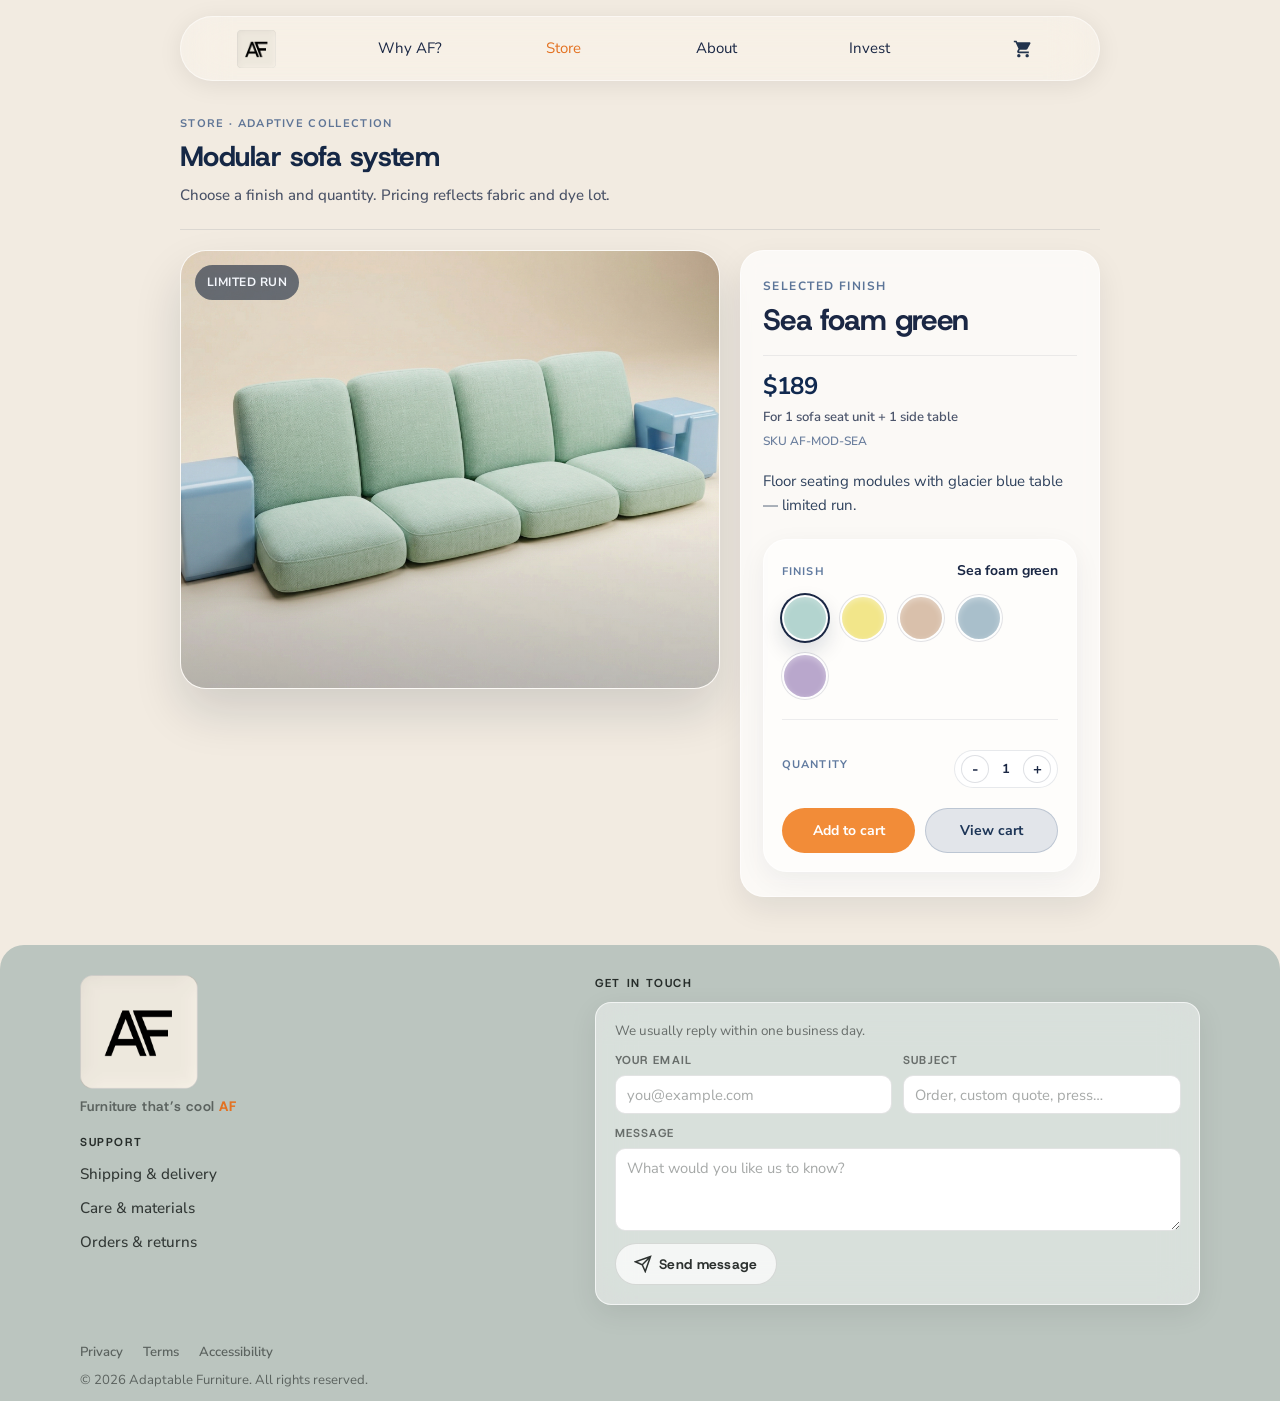
<file: shop.html>
<!DOCTYPE html>
<html lang="en">
  <head>
    <meta charset="UTF-8" />
    <meta name="viewport" content="width=device-width, initial-scale=1" />
    <title>Shop — Adaptable Furniture</title>
    <link rel="preconnect" href="https://fonts.googleapis.com" />
    <link rel="preconnect" href="https://fonts.gstatic.com" crossorigin />
    <link
      href="https://fonts.googleapis.com/css2?family=Host+Grotesk:wght@400;500;600;700;800&family=Nunito+Sans:wght@400;500;600;700;800&display=swap"
      rel="stylesheet"
    />
    <link rel="stylesheet" href="css/styles.css" />
  </head>
  <body class="page-shop" data-shop-root>
    <header class="site-header">
      <div class="desk-header">
        <div class="af-logo">
          <a class="site-header__logo site-header__logo--mark" href="index.html" aria-label="Adaptable Furniture home">
            <img src="img/Logo.png" alt="" width="180" height="48" decoding="async" />
          </a>
        </div>
        <a href="why-af.html">Why AF?</a>
        <a class="active" href="shop.html">Store</a>
        <a href="about.html">About</a>
        <a href="invest.html">Invest</a>
        <a class="site-header__cart" href="shop.html?cart=1" aria-label="Open shopping cart">
          <svg width="20" height="20" viewBox="0 0 24 24" fill="currentColor" aria-hidden="true">
            <path d="M7 18c-1.1 0-1.99.9-1.99 2S5.9 22 7 22s2-.9 2-2-.9-2-2-2zM1 2v2h2l3.6 7.59-1.35 2.45c-.16.28-.25.61-.25.96 0 1.1.9 2 2 2h12v-2H7.42c-.14 0-.25-.11-.25-.25l.03-.12.9-1.63h7.45c.75 0 1.41-.41 1.75-1.03l3.58-6.49c.08-.14.12-.31.12-.48 0-.55-.45-1-1-1H5.21l-.94-2H1zm16 16c-1.1 0-1.99.9-1.99 2s.89 2 1.99 2 2-.9 2-2-.9-2-2-2z"/>
          </svg>
          <span class="site-header__cart-count is-hidden" data-cart-count-badge>0</span>
        </a>
      </div>
      <button
        type="button"
        class="site-header__menu"
        aria-label="Open menu"
        aria-expanded="false"
        aria-controls="nav-overlay"
        data-nav-open
      >
        <svg viewBox="0 0 24 24" fill="none" stroke="currentColor" stroke-width="2" aria-hidden="true">
          <path d="M4 7h16M4 12h16M4 17h16" />
        </svg>
      </button>
    </header>

    <div class="site-blur">
      <main class="page-wrap page-wrap--shop">
        <header class="shop-page-header">
          <div class="shop-page-header__copy">
            <p class="shop-page-header__eyebrow">Store · Adaptive Collection</p>
            <h1 class="shop-page-header__series">Modular sofa system</h1>
            <p class="shop-page-header__lede">Choose a finish and quantity. Pricing reflects fabric and dye lot.</p>
          </div>
          </button>
        </header>

        <section class="product-detail shop-product-detail" aria-labelledby="shop-product-title" data-shop-single>
          <div class="product-detail__image-wrap shop-product-detail__image">
            <span class="product-detail__badge" data-product-badge>Limited run</span>
            <img
              class="product-detail__image"
              data-product-image
              src="img/Product-green.png"
              alt="Modular sofa"
              width="1200"
              height="900"
            />
          </div>
          <article class="product-detail__meta shop-product-meta">
            <div class="shop-product-meta__head">
              <div class="shop-product-meta__titles">
                <p class="product-detail__kicker">Selected finish</p>
                <h2 id="shop-product-title" class="product-detail__title shop-product-meta__name" data-product-title>Sea foam green</h2>
              </div>
              <div class="shop-product-meta__commerce">
                <p class="product-detail__price shop-product-meta__price" data-product-price>
                  <span class="shop-product-meta__price-amount" data-product-price-amount>$189</span><span class="shop-product-meta__price-includes">For 1 sofa seat unit + 1 side table</span>
                </p>
                <p class="product-detail__sku shop-product-meta__sku" data-product-sku>SKU AF-MOD-SEA</p>
              </div>
            </div>
            <p class="product-detail__desc shop-product-meta__desc" data-product-desc>
              Floor seating modules with a cool, relaxed palette — limited run.
            </p>

            <div class="shop-purchase-block">
              <div class="shop-color-field" role="group" aria-labelledby="shop-finish-heading">
                <div class="shop-color-field__legend-row">
                  <p class="shop-color-field__heading" id="shop-finish-heading">Finish</p>
                  <span class="shop-color-field__current" data-selected-color-label aria-live="polite">Sea foam green</span>
                </div>
                <div class="shop-color-swatches" data-color-options aria-label="Finish options"></div>
              </div>

              <div class="shop-qty-row">
                <span class="shop-qty-label" id="shop-qty-label">Quantity</span>
                <div class="product-card__qty shop-qty-control shop-qty-control--panel" role="group" aria-labelledby="shop-qty-label">
                  <button type="button" class="qty-btn" data-page-qty-minus aria-label="Decrease quantity">-</button>
                  <span class="qty-value" data-page-qty-value>1</span>
                  <button type="button" class="qty-btn" data-page-qty-plus aria-label="Increase quantity">+</button>
                </div>
              </div>

              <div class="product-detail__actions shop-product-actions">
                <button type="button" class="btn-shop-now" data-add-selection>Add to cart</button>
                <button type="button" class="btn-view-cart" data-open-cart>View cart</button>
              </div>
            </div>
          </article>
        </section>
      </main>
    </div>

    <div id="cart-panel" class="shop-panel shop-panel--cart" role="dialog" aria-modal="true" aria-label="Shopping cart" aria-hidden="true">
      <div class="shop-panel__bar">
        <button type="button" class="shop-panel__back" data-close-cart aria-label="Back to shop">
          <svg width="22" height="22" viewBox="0 0 24 24" fill="none" stroke="currentColor" stroke-width="2">
            <path d="M15 6l-6 6 6 6" />
          </svg>
        </button>
        <div class="shop-panel__title-pill">Shopping Cart</div>
        <span class="shop-panel__total"><span data-cart-total>$0</span></span>
      </div>
      <div class="shop-panel__body">
        <div data-cart-list></div>
      </div>
      <div class="shop-panel__footer">
        <div class="cart-summary">
          <span>Subtotal</span>
          <strong data-cart-total-footer>$0</strong>
        </div>
        <p class="cart-summary__note">Taxes and shipping are calculated at checkout.</p>
        <button type="button" class="btn-primary" data-checkout>Check out</button>
      </div>
    </div>

    <div id="filter-panel" class="shop-panel" role="dialog" aria-modal="true" aria-label="Filter products" aria-hidden="true">
      <div class="shop-panel__bar">
        <button type="button" class="shop-panel__back" data-close-filter aria-label="Back to shop">
          <svg width="22" height="22" viewBox="0 0 24 24" fill="none" stroke="currentColor" stroke-width="2">
            <path d="M15 6l-6 6 6 6" />
          </svg>
        </button>
        <div class="shop-panel__title-pill">Filter by Color</div>
        <span class="shop-panel__total" aria-hidden="true"></span>
      </div>
      <div class="shop-panel__body">
        <form id="filter-form" class="filter-glass">
          <h3>Colors</h3>
          <div class="filter-row">
            <input type="checkbox" name="colors" id="c-green" value="green" />
            <label for="c-green">Green</label>
            <div class="filter-swatch-bar" style="background: #b3d4cf"></div>
          </div>
          <div class="filter-row">
            <input type="checkbox" name="colors" id="c-blue" value="blue" />
            <label for="c-blue">Blue</label>
            <div class="filter-swatch-bar" style="background: #a9bfcb"></div>
          </div>
          <div class="filter-row">
            <input type="checkbox" name="colors" id="c-purple" value="purple" />
            <label for="c-purple">Purple</label>
            <div class="filter-swatch-bar" style="background: #b9a7cc"></div>
          </div>
          <div class="filter-row">
            <input type="checkbox" name="colors" id="c-pink" value="pink" />
            <label for="c-pink">Pink</label>
            <div class="filter-swatch-bar" style="background: #e3bed4"></div>
          </div>
          <div class="filter-row">
            <input type="checkbox" name="colors" id="c-red" value="red" />
            <label for="c-red">Red</label>
            <div class="filter-swatch-bar" style="background: #d7b2b4"></div>
          </div>
          <div class="filter-row">
            <input type="checkbox" name="colors" id="c-brown" value="brown" />
            <label for="c-brown">Brown</label>
            <div class="filter-swatch-bar" style="background: #d9c0ab"></div>
          </div>
          <div class="filter-row">
            <input type="checkbox" name="colors" id="c-orange" value="orange" />
            <label for="c-orange">Orange</label>
            <div class="filter-swatch-bar" style="background: #f4eee1"></div>
          </div>
          <div class="filter-row">
            <input type="checkbox" name="colors" id="c-yellow" value="yellow" />
            <label for="c-yellow">Yellow</label>
            <div class="filter-swatch-bar" style="background: #f2f6dc"></div>
          </div>
          <label class="filter-toggle">
            <input type="checkbox" name="customOnly" />
            Only show me products that supports custom color!
          </label>
        </form>
      </div>
      <div class="shop-panel__footer">
        <button type="button" class="btn-secondary" data-apply-filter>Search with selected filter</button>
      </div>
    </div>

    <footer class="site-footer" aria-label="Site footer">
      <div class="site-footer__main">
        <div class="site-footer__inner">
          <div class="site-footer__left">
            <div class="site-footer__brand">
              <a class="site-footer__logo" href="index.html" aria-label="Adaptable Furniture home">
                <img src="img/Logo.png" alt="" width="120" height="32" decoding="async" />
              </a>
              <p class="site-footer__tagline">Furniture that&rsquo;s cool <span class="site-footer__tagline-em">AF</span></p>
            </div>
            <nav class="site-footer__col site-footer__nav-support" aria-labelledby="footer-support-heading">
              <h2 id="footer-support-heading" class="site-footer__heading">Support</h2>
              <ul class="site-footer__list">
                <li><a href="shop.html">Shipping &amp; delivery</a></li>
                <li><a href="about.html">Care &amp; materials</a></li>
                <li><a href="shop.html">Orders &amp; returns</a></li>
              </ul>
            </nav>
          </div>
          <div class="site-footer__form-col" id="footer-contact">
            <h2 id="footer-contact-heading" class="site-footer__heading">Get in touch</h2>
            <div class="site-footer__card">
              <p class="site-footer__lede">
                We usually reply within one business day.
              </p>
              <form class="site-footer__form" data-footer-contact-form>
                <div class="site-footer__field-row site-footer__field-row--split">
                  <label class="site-footer__label">
                    <span class="site-footer__label-text">Your email</span>
                    <input
                      type="email"
                      name="email"
                      autocomplete="email"
                      required
                      placeholder="you@example.com"
                      class="site-footer__input"
                    />
                  </label>
                  <label class="site-footer__label">
                    <span class="site-footer__label-text">Subject</span>
                    <input
                      type="text"
                      name="subject"
                      required
                      maxlength="200"
                      placeholder="Order, custom quote, press…"
                      class="site-footer__input"
                    />
                  </label>
                </div>
                <label class="site-footer__label">
                  <span class="site-footer__label-text">Message</span>
                  <textarea
                    name="message"
                    class="site-footer__textarea"
                    rows="3"
                    required
                    placeholder="What would you like us to know?"
                  ></textarea>
                </label>
                <p class="site-footer__form-status" data-footer-form-status hidden aria-live="polite"></p>
                <button type="submit" class="site-footer__submit">
                  <svg width="18" height="18" viewBox="0 0 24 24" fill="none" stroke="currentColor" stroke-width="2" aria-hidden="true">
                    <path d="M22 2L11 13M22 2l-7 20-4-9-9-4 20-7z" />
                  </svg>
                  Send message
                </button>
              </form>
            </div>
          </div>
        </div>
      </div>
      <div class="site-footer__legal">
        <div class="site-footer__legal-inner">
          <nav class="site-footer__legal-nav" aria-label="Legal">
            <a href="#">Privacy</a>
            <a href="#">Terms</a>
            <a href="#">Accessibility</a>
          </nav>
          <p class="site-footer__copyright">© 2026 Adaptable Furniture. All rights reserved.</p>
        </div>
      </div>
    </footer>

    <div
      id="nav-overlay"
      class="nav-overlay"
      role="dialog"
      aria-modal="true"
      aria-label="Site menu"
      aria-hidden="true"
    >
      <button type="button" class="nav-overlay__close" data-nav-close aria-label="Close menu">
        <svg width="24" height="24" viewBox="0 0 24 24" fill="none" stroke="currentColor" stroke-width="2">
          <path d="M6 6l12 12M18 6L6 18" />
        </svg>
      </button>
      <a class="site-header__logo site-header__logo--mark nav-overlay__brand" href="index.html" aria-label="Adaptable Furniture home">
        <img src="img/Logo.png" alt="" width="180" height="48" decoding="async" />
      </a>
      <nav class="nav-overlay__links" aria-label="Primary">
        <a href="index.html" data-nav>Home</a>
        <a href="about.html" data-nav>About</a>
        <a href="why-af.html" data-nav>Why AF?</a>
        <a href="shop.html" data-nav>Shop</a>
        <a href="invest.html" data-nav>Invest</a>
      </nav>
    </div>

    <script src="js/footer-form.js" defer></script>
    <script src="js/app.js" defer></script>
    <script src="js/shop.js" defer></script>
  </body>
</html>
</file>
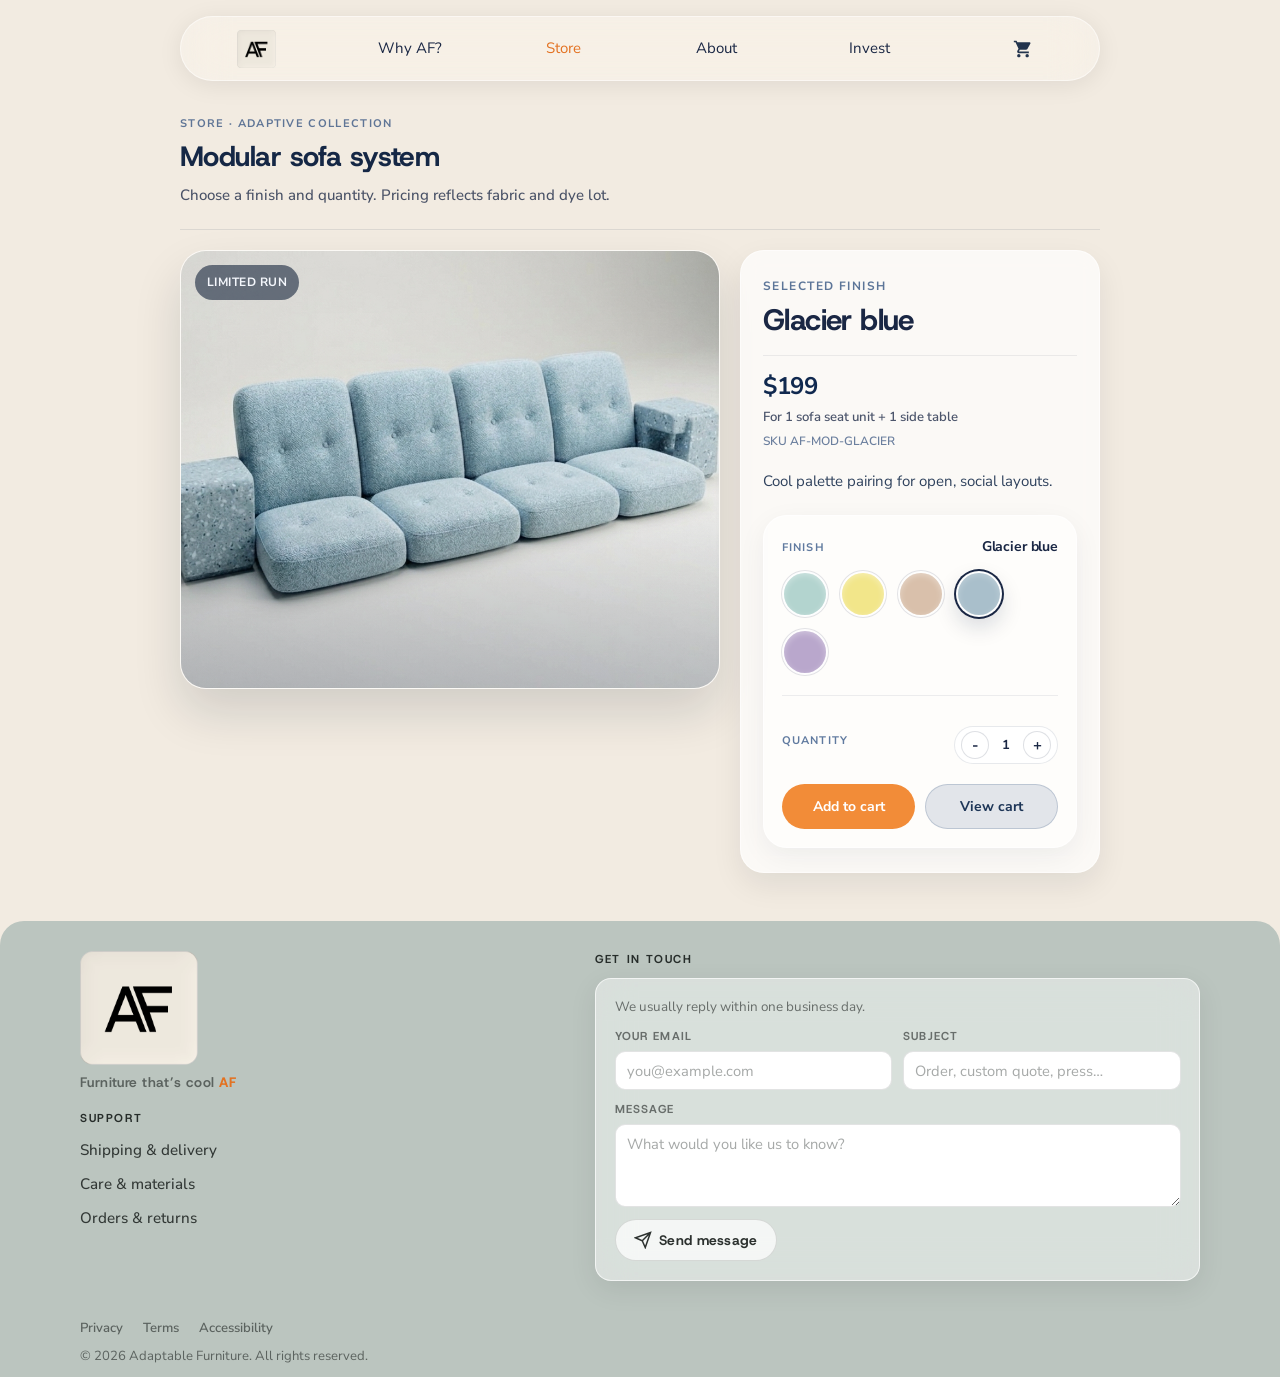
<file: products/glacier-blue.html>
<!DOCTYPE html>
<html lang="en">
  <head>
    <meta charset="UTF-8" />
    <meta name="viewport" content="width=device-width, initial-scale=1" />
    <title>Redirecting…</title>
    <meta http-equiv="refresh" content="0; url=../shop.html?variant=glacier" />
    <script>
      location.replace("../shop.html?variant=glacier");
    </script>
  </head>
  <body>
    <p><a href="../shop.html?variant=glacier">Continue to shop</a></p>
  </body>
</html>
</file>
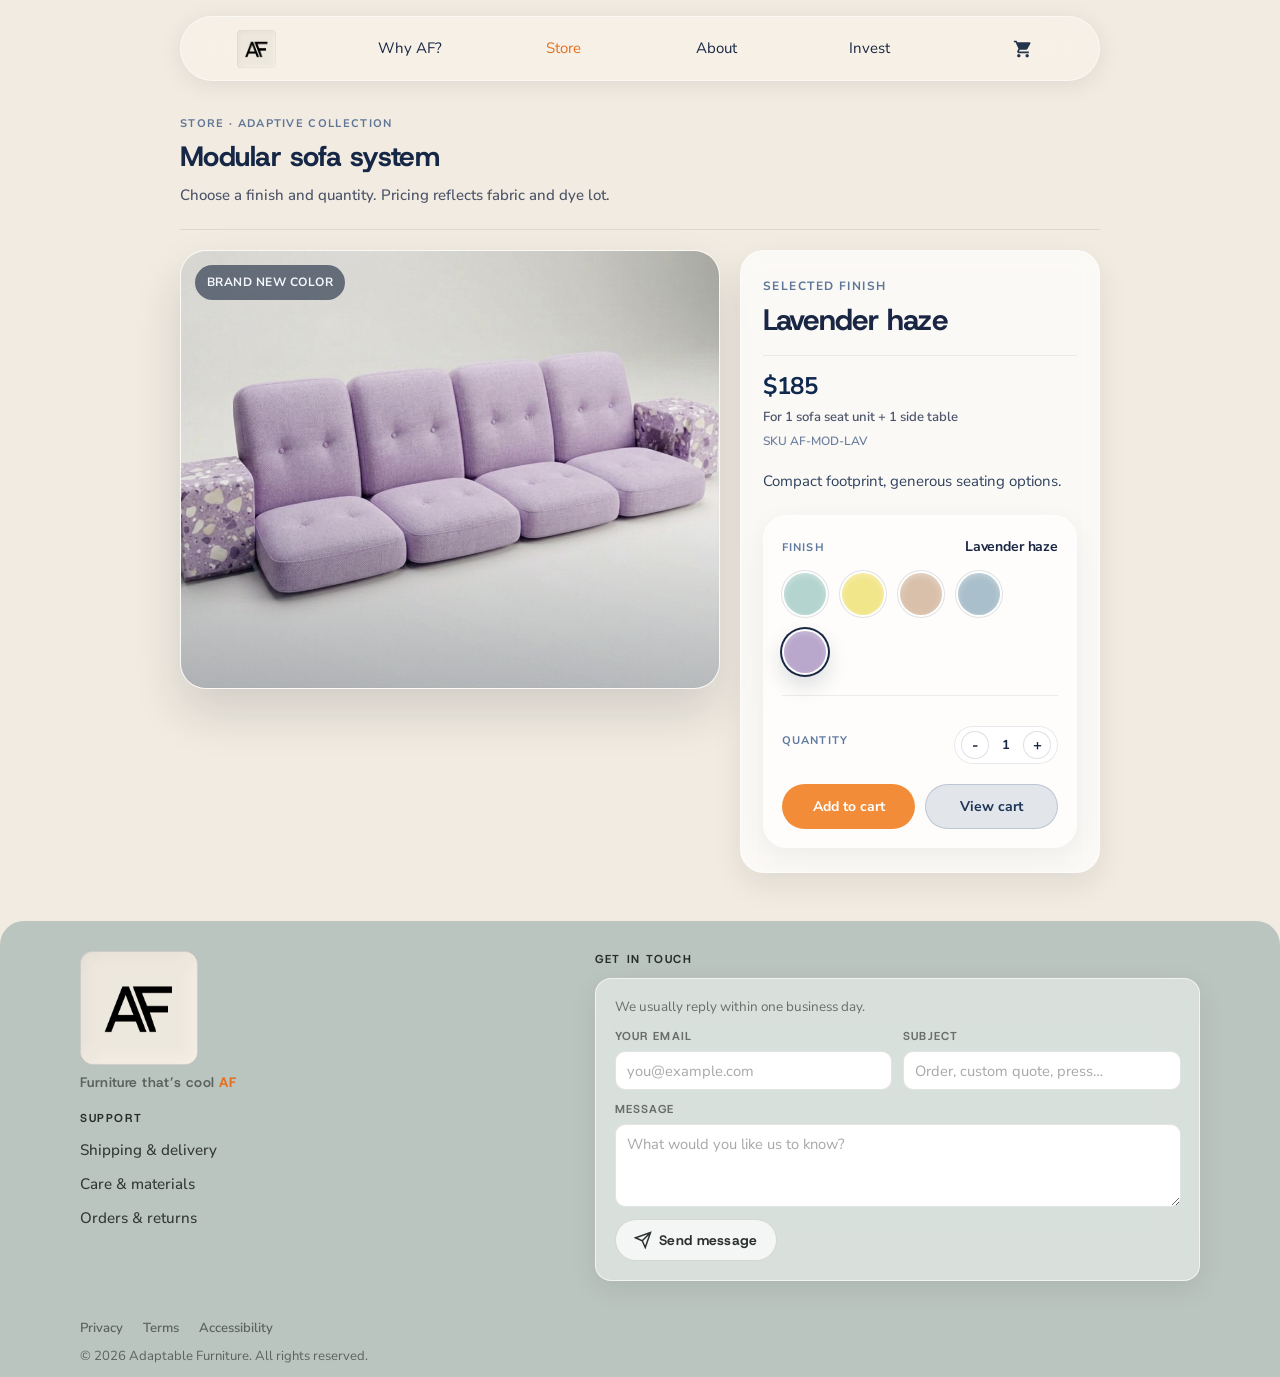
<file: products/lavender-haze.html>
<!DOCTYPE html>
<html lang="en">
  <head>
    <meta charset="UTF-8" />
    <meta name="viewport" content="width=device-width, initial-scale=1" />
    <title>Redirecting…</title>
    <meta http-equiv="refresh" content="0; url=../shop.html?variant=lavender" />
    <script>
      location.replace("../shop.html?variant=lavender");
    </script>
  </head>
  <body>
    <p><a href="../shop.html?variant=lavender">Continue to shop</a></p>
  </body>
</html>
</file>
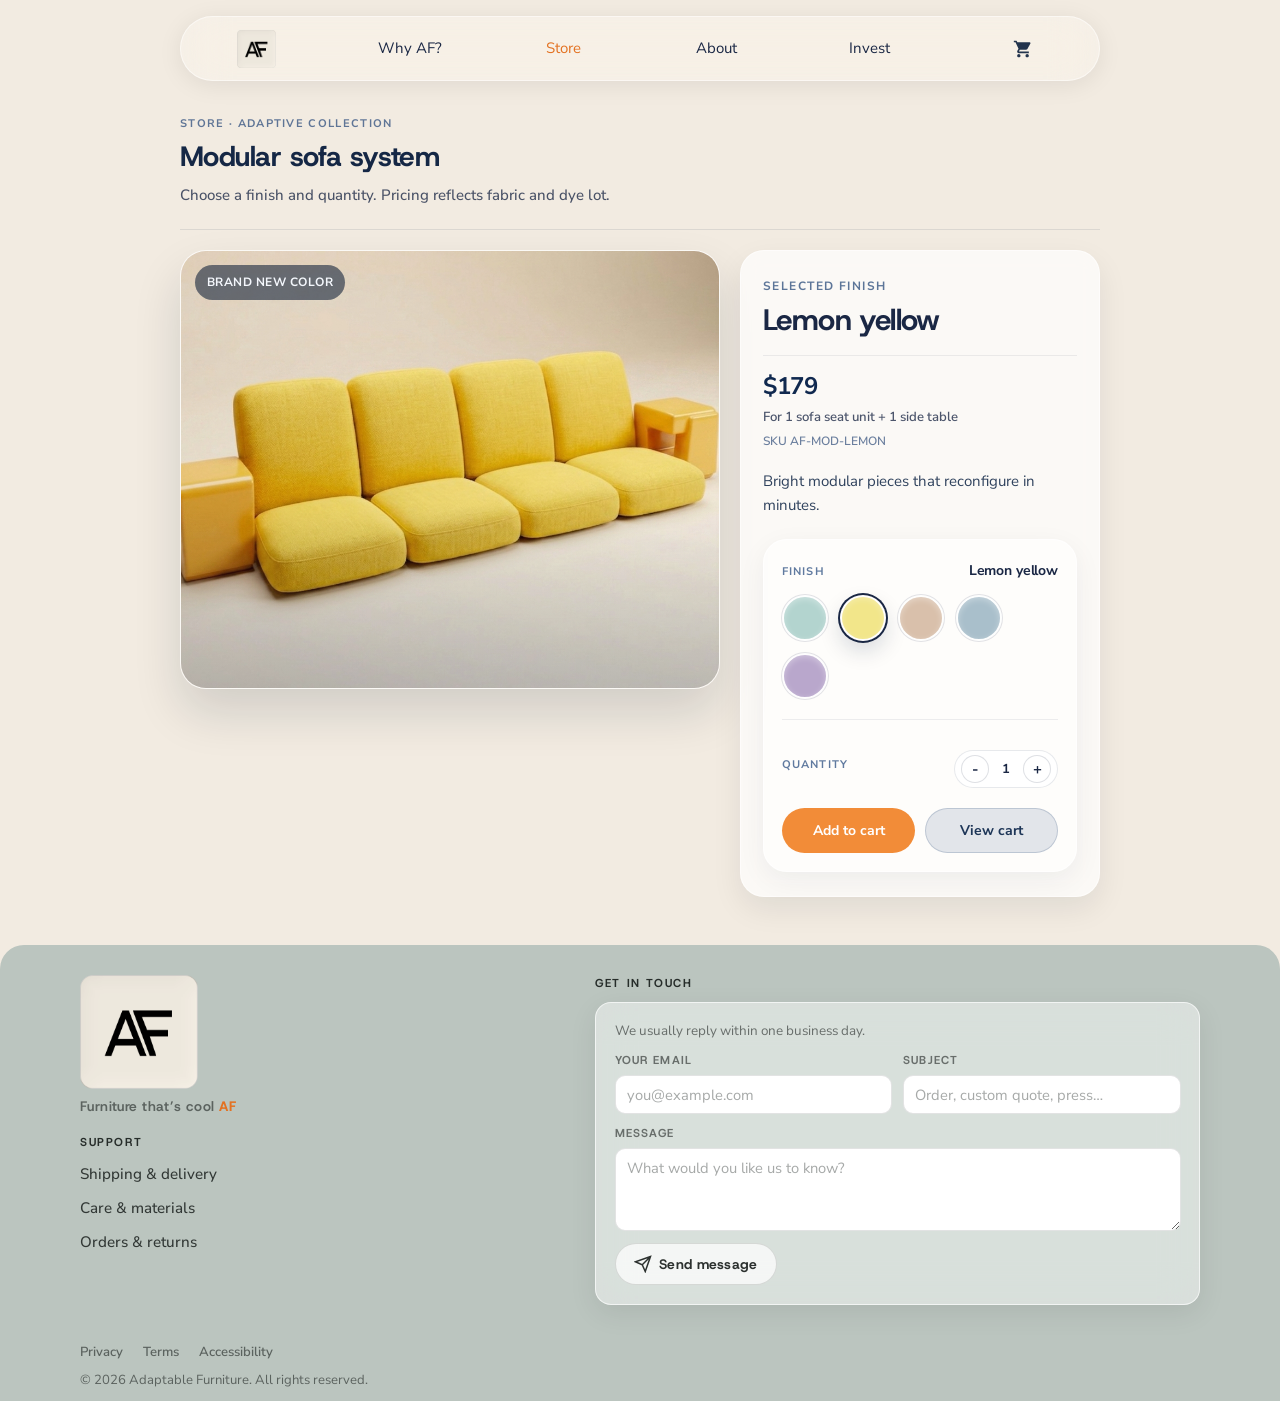
<file: products/lemon-yellow.html>
<!DOCTYPE html>
<html lang="en">
  <head>
    <meta charset="UTF-8" />
    <meta name="viewport" content="width=device-width, initial-scale=1" />
    <title>Redirecting…</title>
    <meta http-equiv="refresh" content="0; url=../shop.html?variant=lemon" />
    <script>
      location.replace("../shop.html?variant=lemon");
    </script>
  </head>
  <body>
    <p><a href="../shop.html?variant=lemon">Continue to shop</a></p>
  </body>
</html>
</file>
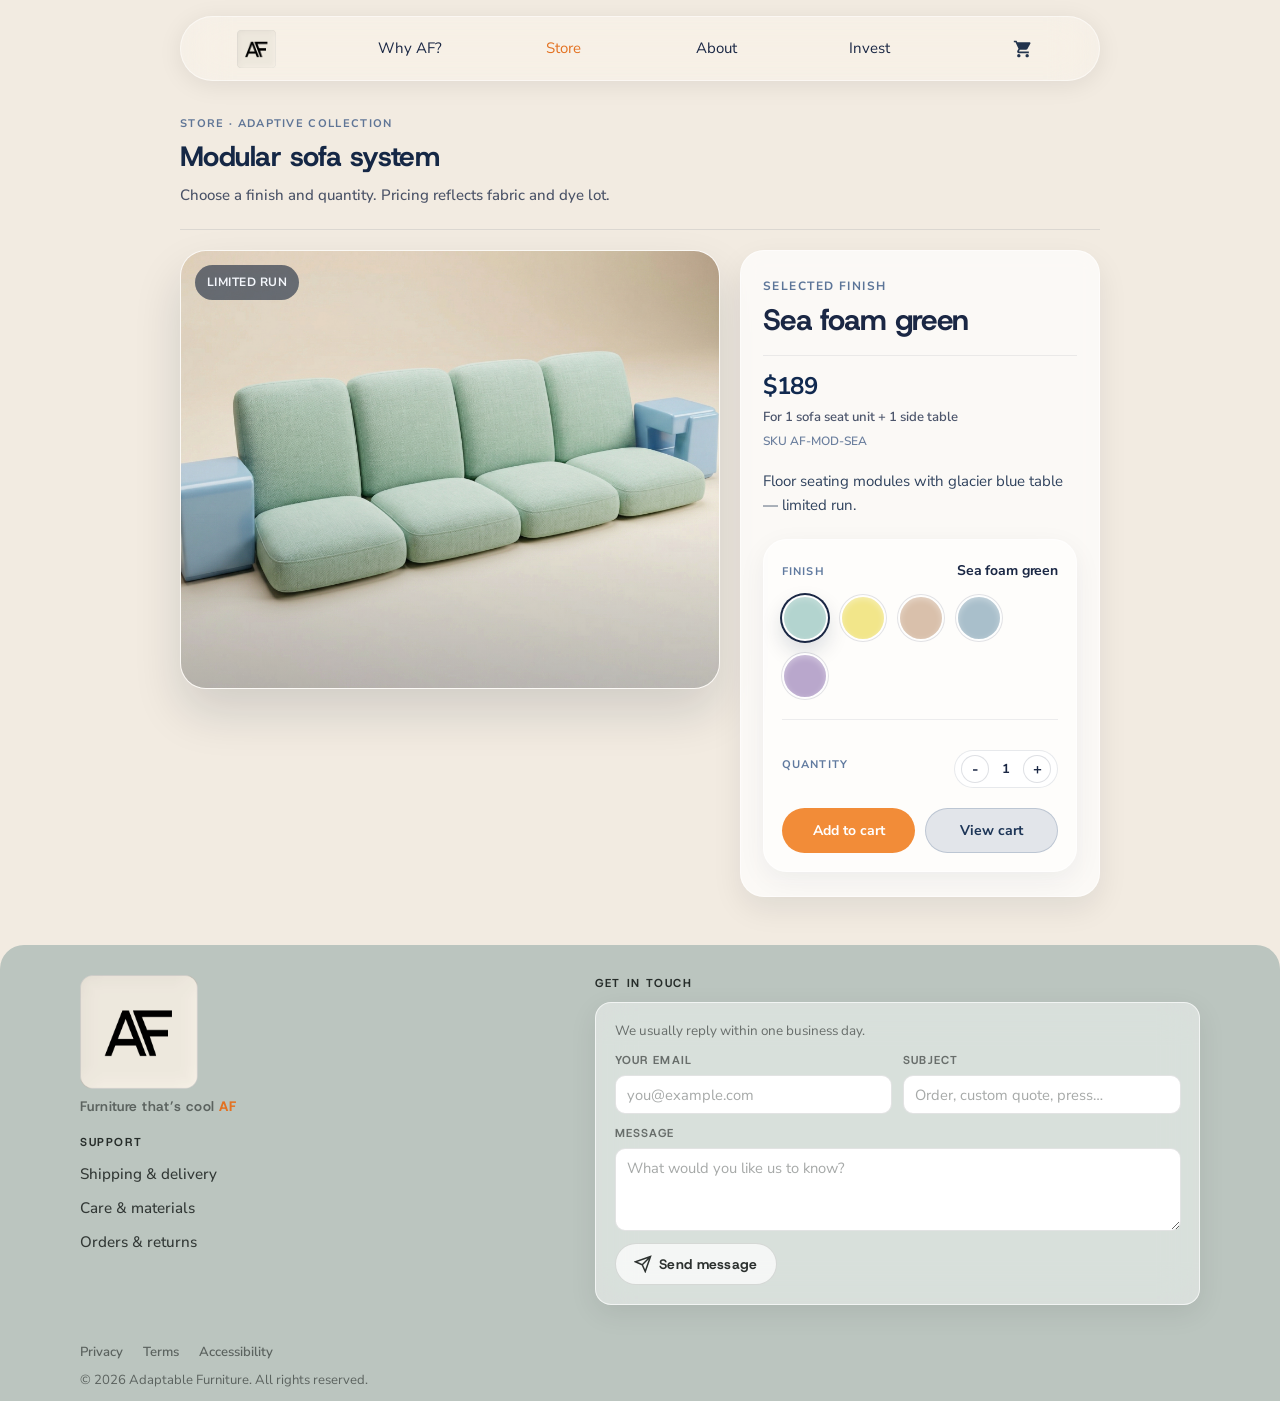
<file: products/sea-foam.html>
<!DOCTYPE html>
<html lang="en">
  <head>
    <meta charset="UTF-8" />
    <meta name="viewport" content="width=device-width, initial-scale=1" />
    <title>Redirecting…</title>
    <meta http-equiv="refresh" content="0; url=../shop.html?variant=sea-foam" />
    <script>
      location.replace("../shop.html?variant=sea-foam");
    </script>
  </head>
  <body>
    <p><a href="../shop.html?variant=sea-foam">Continue to shop</a></p>
  </body>
</html>
</file>
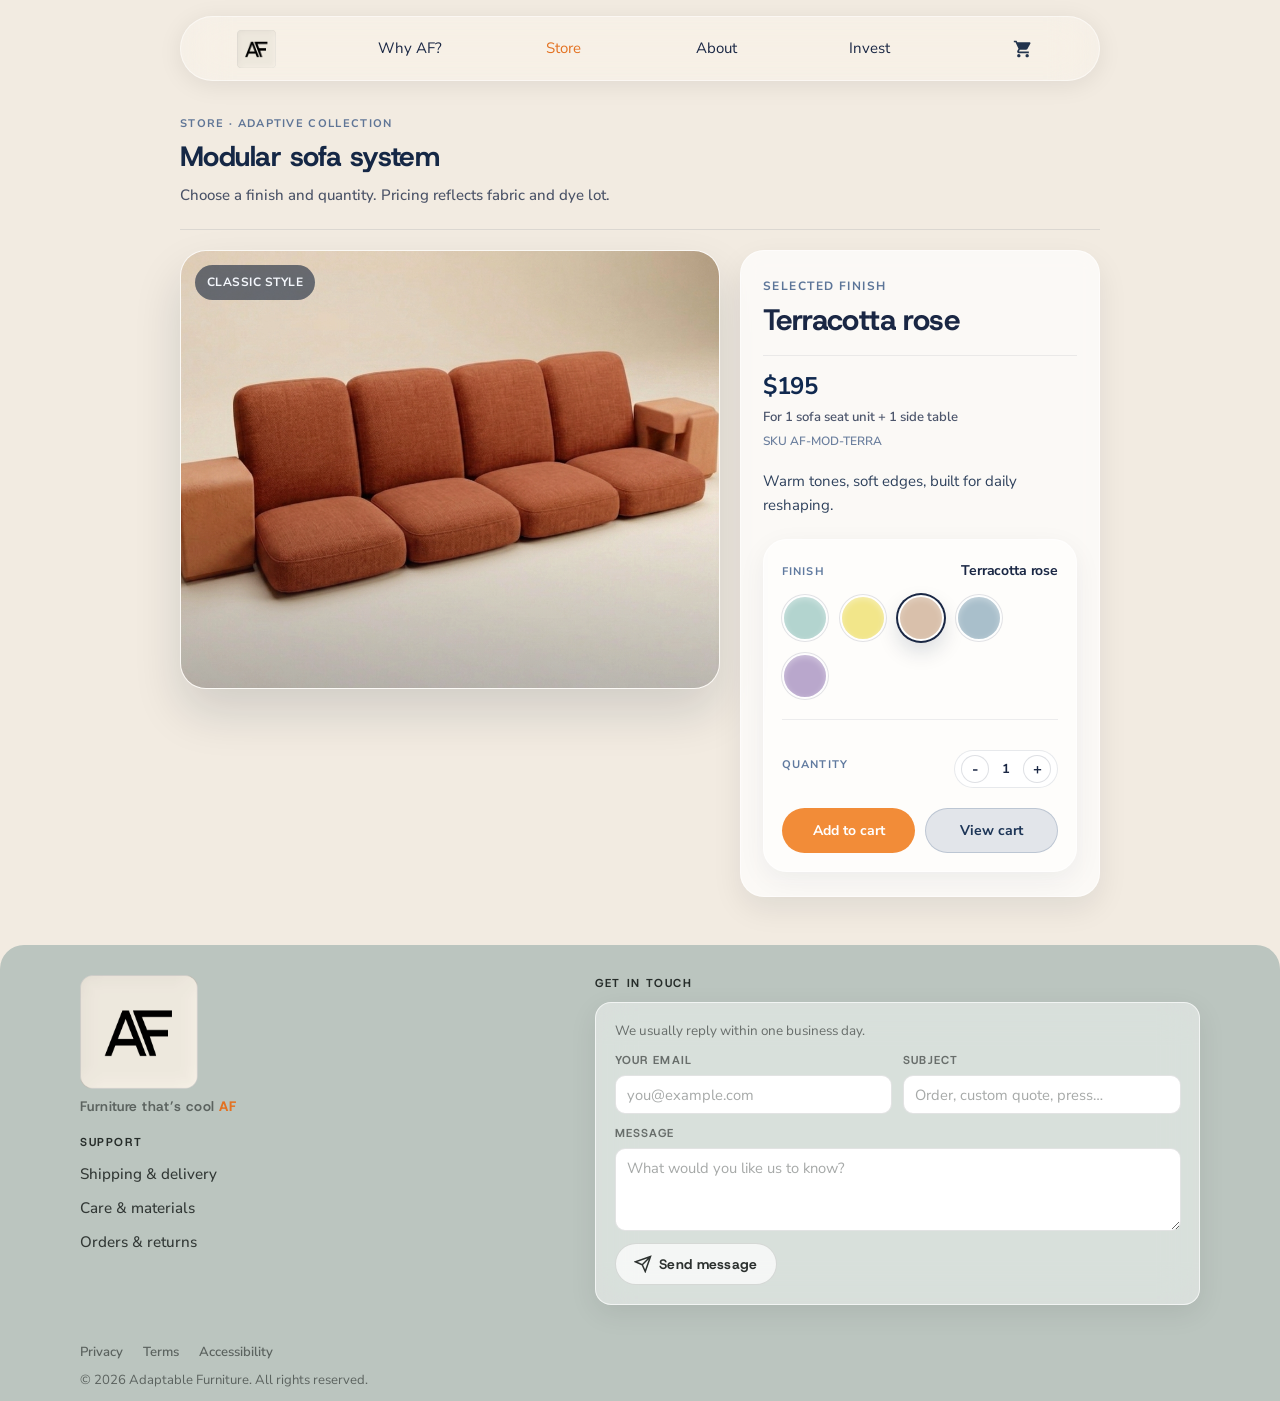
<file: products/terracotta-rose.html>
<!DOCTYPE html>
<html lang="en">
  <head>
    <meta charset="UTF-8" />
    <meta name="viewport" content="width=device-width, initial-scale=1" />
    <title>Redirecting…</title>
    <meta http-equiv="refresh" content="0; url=../shop.html?variant=terracotta" />
    <script>
      location.replace("../shop.html?variant=terracotta");
    </script>
  </head>
  <body>
    <p><a href="../shop.html?variant=terracotta">Continue to shop</a></p>
  </body>
</html>
</file>
<file: css/styles.css>
/* Adaptable Furniture — shared + page themes */

:root {
  --font-sans: "Nunito Sans", system-ui, sans-serif;
  --font-heading: "Host Grotesk", system-ui, sans-serif;
  --font-logo: "Host Grotesk", system-ui, sans-serif;
  --radius-sm: 10px;
  --radius-md: 16px;
  --radius-lg: 24px;
  --radius-pill: 999px;
  --header-h: 56px;
  --shadow-logo: 0 4px 20px rgba(0, 0, 0, 0.08);
  /* Shared page background (aligns with About) */
  --page-bg: #f2ebe1;
  --bg-color: #e9e4d9;
  --line-color: #2c3e50;
  --dot-color: #a9bcc4;
  --card-bg: #d9e1e8;
  /* Matrix / UI navy (dots stay light — see --dot-color) */
  --matrix-label-blue: #1a3a5a;
  /* Pastel green in the same family as dot blue (stats, About accents) */
  --matrix-green-pastel: #7fa399;
  /* Accent (links, CTA, active nav, brand marks) */
  --af-accent: #e37222;
  /* Button orange (interactive elements — slightly brighter than accent) */
  --af-btn: #f28c38;
  --af-btn-hover: #e78333;
  /* Site-wide footer — single light sage surface */
  --footer-bg: #c1cac4;
  --footer-bg: color-mix(in srgb, #7d9084 52%, #ffffff);
  --footer-fg: rgba(22, 28, 26, 0.9);
  --footer-fg-muted: rgba(22, 28, 26, 0.58);
  --footer-card-bg: rgba(255, 255, 255, 0.45);
  --footer-card-border: rgba(255, 255, 255, 0.65);
}

*,
*::before,
*::after {
  box-sizing: border-box;
}



html {
  -webkit-text-size-adjust: 100%;
}

body {
  margin: 0;
  font-family: var(--font-sans);
  font-size: 15px;
  line-height: 1.55;
  color: #111;
  background: var(--page-bg, #f2ebe1);
  min-height: 100dvh;
}

h1, h2, h3, h4, h5, h6 {
  font-family: var(--font-heading);
}

img {
  max-width: 100%;
  height: auto;
  display: block;
}

a {
  color: inherit;
  text-decoration: none;
}

button {
  font-family: inherit;
  cursor: pointer;
  border: none;
  background: none;
}

ul {
  margin: 0;
  padding: 0;
  list-style: none;
}

.matrix-container {
  position: relative;
  width: 100%;
  max-width: 600px;
  margin-left: auto;
  margin-right: auto;
  aspect-ratio: 600 / 500;
  height: auto;
  margin-bottom: 100px;
  border: 1px solid transparent;
  margin-top: 60px;
}

.matrix-container-container {
  display: flex;
  justify-content: center;
  width: 100%;
  box-shadow: 0 2px 12px rgba(0, 0, 0, 0.04);
}

.axis-h { position: absolute; background-color: var(--line-color); width: 100%; height: 2px; top: 50%; left: 0; }
.axis-v { position: absolute; background-color: var(--line-color); width: 2px; height: 100%; left: 50%; top: 0; }

.label {
  position: absolute;
  font-size: 14px;
  font-weight: bold;
  color: var(--matrix-label-blue, #1a3a5a);
  white-space: nowrap;
  text-transform: uppercase;
}

.label-left {
  top: 52%;
  left: 0px;
  transform: translateY(-120%); 
}

.label-right {
  top: 52%;
  right: 0px;
  transform: translateY(-120%);
}

.label-top {
  top: 10px;
  left: 49%;
  transform: translateX(-50%) rotate(-90deg);
  transform-origin: center;
}

.label-bottom {
  bottom: 10px;
  left: 49%;
  transform: translateX(-50%) rotate(-90deg);
  transform-origin: center;
}

.dot {
  position: absolute;
  width: 75px;
  height: 75px;
  transform: translate(-50%, -50%);
  cursor: pointer;
  transition: transform 0.2s;
  font-size: 10px;
  font-weight: bold;
  color: var(--matrix-label-blue, #1a3a5a);
  text-transform: uppercase;
  text-align: center;
}

.afdot {
  position: absolute;
  width: 50px;
  height: 50px;
  cursor: pointer;
  transition: transform 0.2s;
  transform: translate(-50%, -50%);
}

.dot:hover { transform: translate(-50%, -50%) scale(1.2); }

.afdot:hover { transform: translate(-50%, -50%) scale(1.2); }


#info-card {
  display: none;
  position: absolute;
  top: 10px;
  left: 10px;
  width: 300px;
  background: var(--card-bg);
  border: 1.5px solid var(--line-color);
  border-radius: var(--radius-md);
  padding: 15px;
  box-shadow: 5px 5px 15px rgba(0, 0, 0, 0.1);
  z-index: 999;
  pointer-events: none;
}

.product-img {        
  overflow: hidden;  
  border-radius: 8px; 
  background: #f0f0f0;
  margin-bottom: 10px;
  width: 100%; 
  height: 200px; 
  background: #fff; 
  margin: 5px 0; 
  border: 1px solid #ccc; 
  display: flex; 
  align-items: center; 
  justify-content: center; 
  font-size: 12px;
  color: #999;
}

.product-img img {
  width: 100%;
  height: 100%;
  object-fit: cover; 
}
  
.product-title {
  font-weight: bold;
  text-transform: uppercase;
  margin-bottom: 5px;
  color: var(--matrix-label-blue, #1a3a5a);
}
.product-price { font-size: 0.9em; color: #555; text-align: right; }



/* ——— Site header ——— */

.desk-header {
  position: fixed;
  top: 16px;
  left: 50%;
  transform: translateX(-50%);
  z-index: 200;
  width: calc(100% - 48px);
  max-width: 860px;
  height: 65px;
  display: grid;
  grid-template-columns: repeat(5, minmax(0, 1fr));
  gap: 0;
  place-items: center;
  background: rgba(255, 255, 255, 0.26);
  backdrop-filter: blur(24px) saturate(140%);
  -webkit-backdrop-filter: blur(24px) saturate(140%);
  border: 1px solid rgba(255, 255, 255, 0.5);
  border-radius: 9999px;
  box-shadow: 0 4px 24px rgba(0, 0, 0, 0.08);
  transition: grid-template-columns 0.3s ease, max-width 0.3s ease, gap 0.3s ease;
}

.desk-header > * {
  transition: transform 0.26s ease, opacity 0.26s ease;
}

.desk-header.desk-header--with-cart {
  max-width: 920px;
  grid-template-columns: repeat(6, minmax(0, 1fr));
  gap: 2px;
}

.desk-header.desk-header--animate > * {
  animation: navReflowIn 0.34s ease both;
}

.desk-header.desk-header--animate > *:nth-child(2) {
  animation-delay: 0.02s;
}

.desk-header.desk-header--animate > *:nth-child(3) {
  animation-delay: 0.04s;
}

.desk-header.desk-header--animate > *:nth-child(4) {
  animation-delay: 0.06s;
}

.desk-header.desk-header--animate > *:nth-child(5) {
  animation-delay: 0.08s;
}

.desk-header.desk-header--animate > *:nth-child(6) {
  animation-delay: 0.1s;
}

@keyframes navReflowIn {
  0% {
    opacity: 0.5;
    transform: translateY(4px) scale(0.98);
  }
  100% {
    opacity: 1;
    transform: translateY(0) scale(1);
  }
}

.af-logo {
  padding: 10px;
}


a.active {
  color: var(--af-accent);
}

.site-header {
  position: sticky;
  top: 0;
  z-index: 150;
  grid-template-columns: 1fr;
  align-items: center;
  justify-content: center;
  background: var(--header-bg, transparent);
}

.site-header__logo {
  display: flex;
  align-items: center;
  justify-content: center;
  width: 44px;
  height: 44px;
  border-radius: var(--radius-sm);
  background: #fff;
  box-shadow: var(--shadow-logo);
  font-family: var(--font-logo);
  font-weight: 700;
  font-size: 15px;
  letter-spacing: -0.02em;
  color: #111;
}

/* Logo image (replaces "AF" text) — use with .site-header__logo */
.site-header__logo--mark {
  width: auto;
  min-width: 44px;
  height: 44px;
  padding: 4px 8px;
  background: transparent;
  box-shadow: none;
  border-radius: 0;
}

.site-header__logo--mark img {
  display: block;
  height: 34px;
  width: auto;
  max-width: 140px;
  object-fit: contain;
}

.site-header__cart {
  position: relative;
  width: 40px;
  height: 40px;
  border-radius: 999px;
  display: inline-flex;
  align-items: center;
  justify-content: center;
  color: #23344d;
  background: transparent;
  border: 1px solid transparent;
  box-shadow: none;
  transition: background-color 0.2s ease, border-color 0.2s ease, transform 0.18s ease;
}

.site-header__cart:hover,
.site-header__cart:focus-visible {
  background: rgba(255, 255, 255, 0.45);
  border-color: rgba(255, 255, 255, 0.65);
  transform: translateY(-1px);
}

.site-header__cart-count {
  position: absolute;
  top: -7px;
  right: -7px;
  min-width: 18px;
  height: 18px;
  border-radius: var(--radius-pill);
  padding: 0 5px;
  display: inline-flex;
  align-items: center;
  justify-content: center;
  background: var(--af-btn);
  color: #fff;
  font-size: 10px;
  font-weight: 700;
  transition: transform 0.2s ease, opacity 0.2s ease;
}

.site-header__cart-count.is-hidden {
  opacity: 0;
  transform: scale(0.7);
}

.site-header__cart-count.is-pop {
  transform: scale(1.15);
}

@media (min-width: 900px) {
  .site-header__logo--mark img {
    height: 38px;
    max-width: 160px;
  }
}

.nav-overlay__brand {
  position: absolute;
  top: 8px;
  left: 50%;
  transform: translateX(-50%);
}

/* ——— Nav overlay ——— */
.nav-overlay {
  position: fixed;
  inset: 0;
  z-index: 100;
  display: flex;
  flex-direction: column;
  align-items: center;
  padding: calc(var(--header-h) + 24px) 24px 32px;
  background: rgba(234, 227, 213, 0.82);
  backdrop-filter: blur(12px);
  -webkit-backdrop-filter: blur(12px);
  opacity: 0;
  visibility: hidden;
  transition: opacity 0.25s ease, visibility 0.25s ease;
}

.nav-overlay.is-open {
  opacity: 1;
  visibility: visible;
}

.nav-overlay__close {
  position: absolute;
  top: 8px;
  right: 12px;
  width: 44px;
  height: 44px;
  display: flex;
  align-items: center;
  justify-content: center;
  color: #111;
}

.nav-overlay__links {
  display: flex;
  flex-direction: column;
  align-items: center;
  gap: 28px;
  margin-top: 32px;
}

.nav-overlay__links a {
  font-size: clamp(1.5rem, 6vw, 2rem);
  font-weight: 600;
  color: #111;
}

.nav-overlay__links a.is-active {
  color: var(--af-accent);
}

.nav-overlay__links a:focus-visible {
  outline: 2px solid var(--af-accent);
  outline-offset: 4px;
}

body.nav-open .site-blur {
  filter: blur(6px);
  pointer-events: none;
  transition: filter 0.2s ease;
}

/* ——— Page shells ——— */
.page-wrap {
  max-width: 1000px;
  margin: 0 auto;
  padding: 0 20px 48px;
  min-height: calc(100dvh - var(--header-h));
}

.sr-only {
  position: absolute;
  width: 1px;
  height: 1px;
  padding: 0;
  margin: -1px;
  overflow: hidden;
  clip: rect(0, 0, 0, 0);
  white-space: nowrap;
  border: 0;
}

/* ========== HOME ========== */
body.page-home {
  --header-bg: transparent;
  --menu-icon-color: #111;
}

.page-home .hero {
  text-align: center;
  padding-top: 8px;
}

.page-home .hero__glass-top,
.page-home .hero__glass-bottom {
  background: rgba(255, 255, 255, 0.26);
  backdrop-filter: blur(24px) saturate(140%);
  -webkit-backdrop-filter: blur(24px) saturate(140%);
  border: 1px solid rgba(255, 255, 255, 0.5);
  border-radius: var(--radius-lg);
  box-shadow: 0 2px 16px rgba(0, 0, 0, 0.04);
  max-width: 420px;
  margin: 0 auto;
  padding: 20px 24px;
}

.page-home .hero__glass-top {
  margin-bottom: 0;
}

.page-home .hero__glass-bottom {
  margin-top: 0;
}

.page-home .hero__glass-bottom--cta {
  display: flex;
  align-items: center;
  justify-content: center;
  padding: 16px 24px;
}

/* Primary shop CTA — one look site-wide (use with .af-shop-cta on the anchor) */
.af-shop-cta {
  display: inline-flex;
  align-items: center;
  justify-content: center;
  padding: 12px 22px;
  font-family: var(--font-sans);
  font-size: 1rem;
  font-weight: 700;
  color: #fff;
  text-decoration: none;
  text-align: center;
  border-radius: var(--radius-pill);
  border: 2px solid var(--af-accent, #e37222);
  background: var(--af-accent, #e37222);
  box-shadow: 0 8px 20px rgba(227, 114, 34, 0.26);
  transition: background 0.2s ease, color 0.2s ease, box-shadow 0.2s ease;
}

.af-shop-cta:hover {
  background: #cf6115;
  color: #fff;
  box-shadow: 0 10px 24px rgba(207, 97, 21, 0.33);
}

.af-shop-cta:focus-visible {
  outline: 2px solid var(--af-accent, #e37222);
  outline-offset: 3px;
}

/* Home: full width inside hero glass */
.page-home .hero__btn-shop.af-shop-cta {
  width: 100%;
  max-width: 100%;
}

/* Why AF footer + About: same max width, centered where wrapped */
body.page-why.page-why-story .cta__btn.af-shop-cta,
.page-about .about-cta.af-shop-cta {
  width: auto;
  max-width: min(100%, 22rem);
}

.page-about .about-cta-wrap {
  display: flex;
  justify-content: center;
  margin-top: clamp(14px, 2.5vw, 24px);
}

.page-about .about-cta.af-shop-cta {
  margin-top: 0;
}

.page-home .hero__hint {
  font-size: 12px;
  color: #333;
  margin: 0 0 10px;
  display: flex;
  align-items: center;
  justify-content: center;
  gap: 6px;
}

.page-home .hero__title {
  font-size: clamp(1.75rem, 7vw, 2.25rem);
  font-weight: 700;
  margin: 0;
  letter-spacing: -0.02em;
}

.page-home .hero__viewer {
  width: 100%;
  max-width: 420px;
  aspect-ratio: 4 / 5;
  max-height: 420px;
  margin: 0 auto;
}

.page-home .load-state .hero__title,
.page-home .load-state .hero__hint,
.page-home .load-state .hero__btn-shop.af-shop-cta {
  filter: blur(8px);
  user-select: none;
}

.page-home .load-state .hero__viewer {
  filter: none;
}

/* ========== ABOUT PAGE ========== */
body.page-about {
  --af-muted: #5c534a;
  --header-bg: transparent;
  --menu-icon-color: #111;
  --text-body: #111;
}

/* Frosted glass panel — matches nav bar (.desk-header) */
body.page-about .about-glass,
body.page-invest .about-glass {
  background: rgba(255, 255, 255, 0.26);
  backdrop-filter: blur(24px) saturate(140%);
  -webkit-backdrop-filter: blur(24px) saturate(140%);
  border: 1px solid rgba(255, 255, 255, 0.5);
  box-shadow: 0 2px 16px rgba(0, 0, 0, 0.04);
  border-radius: 28px;
}

body.page-about .about-glass {
  border-radius: 20px;
}

/* Left accent is part of the problem card’s border, not a separate bar */
body.page-about .about-glass.about-problem__card {
  border: 1px solid rgba(255, 255, 255, 0.5);
  border-left: 4px solid var(--af-accent, #e37222);
}

.page-about .page-wrap.about-page {
  max-width: 1000px;
  padding: 0 20px 80px;
  padding-top: 96px;
  color: var(--text-body);
}

.page-about .nav-overlay {
  background: rgba(234, 227, 213, 0.88);
  backdrop-filter: blur(12px);
  -webkit-backdrop-filter: blur(12px);
}

.page-about .nav-overlay__links a {
  color: #111;
}

.page-about .nav-overlay__links a.is-active {
  color: var(--af-accent);
}

/* Hero / our story */
.page-about .about-eyebrow {
  font-size: 12px;
  font-weight: 800;
  letter-spacing: 0.16em;
  text-transform: uppercase;
  color: var(--af-accent, #e37222);
  margin: 0 0 10px;
}

.page-about .about-section-h2,
.page-invest .about-section-h2 {
  font-size: clamp(1.5rem, 4vw, 1.9rem);
  font-weight: 800;
  letter-spacing: -0.03em;
  color: #111;
  margin: 0 0 0.4em;
}

.page-about .about-accent {
  color: var(--af-accent, #e37222);
  font-style: normal;
  font-weight: 800;
}

.page-about .about-ours {
  display: grid;
  grid-template-columns: 1fr 1fr;
  gap: clamp(24px, 4vw, 48px);
  align-items: start;
  padding: clamp(24px, 4vw, 40px) 0 clamp(64px, 8vw, 100px);
}

.page-about .about-ours__headline {
  font-size: clamp(1.5rem, 4.5vw, 2.1rem);
  font-weight: 800;
  line-height: 1.2;
  letter-spacing: -0.03em;
  color: #111;
  margin: 0 0 0.5em;
}

.page-about .about-lead {
  font-size: 15px;
  line-height: 1.55;
  color: #333;
  margin: 0;
  max-width: 38ch;
}

.page-about .about-ours__media.about-ours__hero-img {
  display: block;
  min-height: 260px;
  position: relative;
  overflow: hidden;
  margin: 0;
  padding: 0;
}

.page-about .about-ours__hero-img img {
  display: block;
  width: 100%;
  height: 100%;
  min-height: 260px;
  max-height: min(70vh, 720px);
  object-fit: cover;
  object-position: center;
}

/* Problem statement */
.page-about .about-problem {
  padding-bottom: clamp(64px, 8vw, 100px);
}

.page-about .about-problem__card {
  margin-top: 12px;
  padding: clamp(28px, 4vw, 44px) 28px;
  position: relative;
  background: rgba(255, 255, 255, 0.35);
}

.page-about .about-problem__quote {
  font-family: var(--font-sans);
  font-size: clamp(1.05rem, 2.6vw, 1.15rem);
  font-weight: 600;
  font-style: normal;
  line-height: 1.55;
  color: #111;
  margin: 0;
  padding: 0;
  border: none;
}

/* Opportunity (About + Invest) */
.page-about .about-opp,
.page-invest .about-opp {
  padding-bottom: clamp(64px, 8vw, 100px);
}

.page-invest .about-opp {
  padding-top: 8px;
}

.page-invest .about-opp__card {
  text-align: center;
}

.page-about .about-opp__grid,
.page-invest .about-opp__grid {
  display: grid;
  grid-template-columns: repeat(2, 1fr);
  gap: 14px;
  margin-top: 20px;
}

.page-about .about-opp__card,
.page-invest .about-opp__card {
  padding: 20px 16px 22px;
  text-align: left;
}

.page-about .about-opp__num,
.page-invest .about-opp__num {
  display: block;
  font-family: var(--font-heading);
  font-size: clamp(1.45rem, 3.5vw, 1.85rem);
  font-weight: 800;
  letter-spacing: -0.03em;
  line-height: 1.1;
  margin-bottom: 10px;
}

.page-about .about-opp__num--navy,
.page-invest .about-opp__num--navy {
  color: var(--matrix-label-blue, #1a3a5a);
}

.page-about .about-opp__num--green,
.page-invest .about-opp__num--green {
  color: var(--matrix-green-pastel, #7fa399);
}

.page-about .about-opp__num--orange,
.page-invest .about-opp__num--orange {
  color: var(--af-accent, #e37222);
}

.page-about .about-opp__desc,
.page-invest .about-opp__desc {
  margin: 0;
  font-size: 0.95rem;
  line-height: 1.5;
  color: #333;
}

.page-about .about-badg {
  position: absolute;
  bottom: 10px;
  left: 10px;
  font-size: 11px;
  font-weight: 700;
  color: #333;
  background: rgba(255, 255, 255, 0.85);
  padding: 6px 12px;
  border-radius: 14px;
  box-shadow: 0 1px 6px rgba(0, 0, 0, 0.08);
  border: 1px solid rgba(0, 0, 0, 0.06);
}

.page-about .about-badg--on {
  top: 10px;
  bottom: auto;
  left: 10px;
}

.page-about .about-bts__process-cards {
  display: grid;
  grid-template-columns: repeat(3, 1fr);
  gap: 12px;
  margin-top: clamp(20px, 4vw, 32px);
}

.page-about .about-process__stat {
  padding: 18px 16px 20px;
}

.page-about .about-process__stat-title {
  font-size: 0.9rem;
  font-weight: 800;
  margin: 0 0 6px;
  line-height: 1.3;
  font-family: var(--font-heading);
}

.page-about .about-process__stat-title.about-accent {
  color: var(--matrix-green-pastel, #7fa399);
}

.page-about .about-process__stat-txt {
  margin: 0;
  font-size: 0.95rem;
  line-height: 1.5;
  color: #333;
}

.moreinfo {
  list-style-type: disc;
  text-align: left;
}

ul li::marker {
  color: var(--af-accent);
}

.invest-why__extra-info {
  margin-left: 10px;
}

/* Behind the scenes */
.page-about .about-bts {
  padding-bottom: clamp(64px, 8vw, 100px);
}

.page-about .about-bts__h {
  margin: 0 0 0.1em;
}

.page-about .about-bts__sub {
  max-width: 50ch;
  line-height: 1.55;
  color: #333;
  margin: 0 0 20px;
  font-size: 15px;
}

.page-about .about-bts__grid {
  display: grid;
  grid-template-columns: 0.9fr 1.1fr;
  gap: 12px;
  min-height: 300px;
}

.page-about .about-bts__main {
  min-height: 300px;
  position: relative;
  overflow: hidden;
  display: flex;
  align-items: center;
  justify-content: center;
}

.page-about .about-bts__main-img {
  position: absolute;
  inset: 0;
  width: 100%;
  height: 100%;
  object-fit: cover;
  object-position: center 42%;
  display: block;
}

.page-about .about-bts__cap {
  position: relative;
  z-index: 1;
  font-size: 0.7rem;
  text-transform: uppercase;
  letter-spacing: 0.1em;
  color: rgba(255, 255, 255, 0.92);
  text-shadow: 0 1px 3px rgba(0, 0, 0, 0.45);
}

.page-about .about-bts__quads {
  display: grid;
  grid-template-columns: 1fr 1fr;
  grid-template-rows: 1fr 1fr;
  gap: 10px;
}

.page-about .about-bts__cell {
  min-height: 140px;
  position: relative;
  display: flex;
  align-items: center;
  justify-content: center;
  text-align: center;
  color: #6a5f55;
  font-size: 0.78rem;
  line-height: 1.3;
  padding: 8px;
  flex-direction: column;
  gap: 4px;
  border-radius: 20px;
  overflow: hidden;
  box-shadow: 0 2px 16px rgba(0, 0, 0, 0.05);
}

.page-about .about-bts__cell--a {
  background: #c8d4c8;
}

.page-about .about-bts__cell--b {
  background: linear-gradient(180deg, #5fc4a0, #4aa888);
  color: rgba(255, 255, 255, 0.9);
  font-size: 0.78rem;
}

.page-about .about-bts__cell--c {
  background: linear-gradient(90deg, #9bc4b8, #7aa89c);
}

.page-about .about-bts__cell--d {
  background: linear-gradient(135deg, #f4b080 0%, #fff4ea 100%);
  color: #5c534a;
}

.page-about .about-bts__cell--media {
  padding: 0;
  background: #1a1a1a;
  color: #fff;
}

.page-about .about-bts__cell--media img {
  position: absolute;
  inset: 0;
  width: 100%;
  height: 100%;
  object-fit: cover;
  display: block;
}

.page-about .about-bts__cell--media .about-badg {
  z-index: 1;
}

.page-about .about-bts__ph-ico {
  font-size: 1.2rem;
  opacity: 0.5;
}

/* Team sections */
.page-about .about-teams {
  padding-bottom: clamp(48px, 6vw, 72px);
}

.page-about .about-teams__title {
  margin-bottom: 0.2em;
}

.page-about .about-teams--digital .about-eyebrow {
  margin-top: 8px;
}

.page-about .about-teams--digital__sub {
  margin-bottom: 1.2em;
}

.page-about .about-teams__grid {
  list-style: none;
  display: grid;
  grid-template-columns: repeat(4, 1fr);
  gap: 12px;
  margin: 0;
  padding: 0;
}

.page-about .about-teamcard {
  padding: 20px 12px 18px;
  text-align: center;
  display: flex;
  flex-direction: column;
  align-items: center;
  transition: transform 0.22s ease, box-shadow 0.22s ease;
}

.page-about .about-teamcard:hover {
  transform: translateY(-5px);
  box-shadow: 0 10px 28px rgba(0, 0, 0, 0.1);
}

.page-about .about-teamcard__av {
  width: 88px;
  height: 88px;
  border-radius: 50%;
  overflow: hidden;
  margin-bottom: 12px;
  box-shadow: 0 2px 12px rgba(0, 0, 0, 0.08);
  border: 1px solid rgba(255, 255, 255, 0.5);
  background: #e8e4de;
}

.page-about .about-teamcard__av img {
  width: 100%;
  height: 100%;
  object-fit: cover;
}

.page-about .about-teamcard__name {
  font-size: 0.9rem;
  font-weight: 800;
  color: #111;
  margin: 0 0 8px;
  line-height: 1.25;
  font-family: var(--font-heading);
}

.page-about .about-teamcard__bio {
  margin: 6px 0 8px;
  font-size: 0.72rem;
  line-height: 1.5;
  color: #5c534a;
}

.page-about .about-teamcard__link {
  display: inline-flex;
  align-items: center;
  justify-content: center;
  margin-top: 2px;
  padding: 6px;
  margin-left: -6px;
  margin-right: -6px;
  color: var(--matrix-label-blue, #1a3a5a);
  text-decoration: none;
  background: none;
  border: none;
  border-radius: 4px;
  transition: color 0.2s ease, transform 0.2s ease, opacity 0.2s ease;
}

.page-about .about-teamcard__link:hover {
  color: color-mix(in srgb, var(--matrix-label-blue, #1a3a5a) 82%, #000);
  transform: translateY(-1px);
}

.page-about .about-teamcard__link:focus-visible {
  outline: 2px solid var(--af-accent, #e37222);
  outline-offset: 2px;
}

.page-about .about-teamcard__link-icon {
  display: flex;
  line-height: 0;
}

.page-about .about-teamcard__link-icon svg {
  display: block;
  width: 15px;
  height: 15px;
}

@media (prefers-reduced-motion: reduce) {
  .page-about .about-teamcard,
  .page-about .about-teamcard__link {
    transition: none;
  }

  .page-about .about-teamcard:hover,
  .page-about .about-teamcard__link:hover {
    transform: none;
  }
}

/* About page responsive */
@media (max-width: 900px) {
  .page-about .about-bts__process-cards {
    grid-template-columns: 1fr;
  }

  .page-about .about-teams__grid {
    grid-template-columns: repeat(2, 1fr);
  }

  .page-about .about-bts__grid {
    grid-template-columns: 1fr;
  }
}

@media (max-width: 600px) {
  .page-about .about-ours {
    grid-template-columns: 1fr;
  }

  /* Team + web team: 2×2 (two per row), not four stacked rows */
  .page-about .about-teams__grid {
    grid-template-columns: repeat(2, 1fr);
    gap: 10px;
  }

  .page-about .about-teamcard {
    padding: 14px 8px 14px;
  }

  .page-about .about-teamcard__av {
    width: 72px;
    height: 72px;
    margin-bottom: 8px;
  }

  .page-about .about-teamcard__name {
    font-size: 0.82rem;
  }

  .page-about .about-teamcard__link-icon svg {
    width: 16px;
    height: 16px;
  }
}

/* Less top offset on mobile: no floating pill nav, only compact header */
@media (max-width: 520px) {
  .page-about .page-wrap.about-page {
    padding-top: 64px;
  }

  .page-about .about-ours {
    padding-top: 12px;
  }
}

/* ========== WHY AF ========== */
body.page-why {
  --header-bg: transparent;
}

@media (min-width: 521px) {
  body.page-why .site-header {
    height: 0;
    overflow: visible;
  }
}

@media (min-width: 521px) and (max-width: 767px) {
  .page-home .hero {
    padding-top: 96px;
  }
}

.page-why .page-title {
  text-align: center;
  font-size: clamp(2rem, 8vw, 2.5rem);
  font-weight: 800;
  margin: 16px 0 8px;
  letter-spacing: -0.03em;
}

.page-why .page-sub {
  text-align: center;
  font-size: 1rem;
  color: #333;
  margin: 0 0 36px;
}

.page-why .page-sub .af-accent {
  font-family: var(--font-logo);
  font-weight: 700;
  color: var(--af-accent);
  font-size: 1.1em;
}

.page-why .feature-block {
  margin-bottom: 36px;
}

.page-why .feature-head {
  display: flex;
  align-items: baseline;
  gap: 8px;
  margin-bottom: 14px;
}

.page-why .feature-head h2 {
  margin: 0;
  font-size: 1.15rem;
  font-weight: 700;
}

.page-why .af-mark {
  font-family: var(--font-logo);
  font-weight: 700;
  font-size: 1rem;
  color: var(--af-accent);
}

.page-why .feature-card {
  background: #f2efe9;
  border-radius: var(--radius-md);
  padding: 20px 20px 16px;
  box-shadow: 0 2px 12px rgba(0, 0, 0, 0.04);
}



.page-why .feature-card ul {
  list-style: disc;
  padding-left: 1.25rem;
  color: #1a365d;
  font-size: 14px;
  line-height: 1.65;
}

.page-why .feature-card li {
  margin-bottom: 8px;
}

.page-why .feature-card .learn-more {
  display: block;
  text-align: right;
  margin-top: 12px;
  font-size: 13px;
  font-weight: 600;
  color: #1a365d;
  text-decoration: underline;
  text-underline-offset: 3px;
}

/* ========== SHOP ========== */
body.page-shop {
  --header-bg: transparent;
  --text-navy: #1a2744;
  color: var(--text-navy);
}

.page-shop .page-wrap {
  padding-top: 92px;
}

.page-shop .page-wrap--shop {
  max-width: 960px;
}

/* ----- Store page header ----- */
.page-shop .shop-page-header {
  display: flex;
  flex-wrap: wrap;
  align-items: flex-start;
  justify-content: space-between;
  gap: 16px 24px;
  padding-bottom: 22px;
  margin-bottom: 8px;
  border-bottom: 1px solid rgba(26, 39, 68, 0.1);
}

.page-shop .shop-page-header__copy {
  flex: 1;
  min-width: min(100%, 280px);
  max-width: 640px;
}

.page-shop .shop-page-header__eyebrow {
  margin: 0;
  font-size: 11px;
  font-weight: 700;
  letter-spacing: 0.12em;
  text-transform: uppercase;
  color: #5f7596;
}

.page-shop .shop-page-header__series {
  margin: 8px 0 0;
  font-family: var(--font-heading);
  font-size: clamp(1.35rem, 4.2vw, 1.75rem);
  font-weight: 700;
  letter-spacing: -0.02em;
  line-height: 1.2;
  color: #152745;
}

.page-shop .shop-page-header__lede {
  margin: 10px 0 0;
  font-size: 15px;
  line-height: 1.55;
  color: rgba(26, 39, 68, 0.78);
  font-weight: 500;
}

.page-shop .shop-page-header__cart {
  align-self: center;
  flex-shrink: 0;
}

/* ----- Single product layout ----- */
.page-shop .shop-product-detail {
  margin-top: 20px;
}

.page-shop .shop-product-detail__image {
  box-shadow: 0 24px 48px rgba(12, 25, 44, 0.14);
}

.page-shop .shop-product-detail .product-detail__image {
  min-height: 0;
  max-height: min(62vh, 520px);
  width: 100%;
  object-fit: cover;
}

.page-shop .shop-product-meta {
  padding: 26px 22px 24px;
}

.page-shop .shop-product-meta__head {
  display: flex;
  flex-direction: column;
  align-items: stretch;
  gap: 16px;
}

.page-shop .shop-product-meta__titles {
  min-width: 0;
}

.page-shop .shop-product-meta__titles .product-detail__kicker {
  margin: 0 0 6px;
}

.page-shop .shop-product-meta__name {
  margin: 0;
  font-size: clamp(1.45rem, 4.5vw, 1.85rem);
}

.page-shop .shop-product-meta__commerce {
  width: 100%;
  min-width: 0;
  border-top: 1px solid rgba(26, 39, 68, 0.08);
  padding-top: 14px;
  margin-top: 2px;
}

.page-shop .shop-product-meta__commerce .shop-product-meta__price {
  margin-left: 0;
  text-align: left;
  max-width: none;
}

.page-shop .shop-product-meta__price {
  margin: 0;
  font-size: 1.5rem;
  letter-spacing: -0.02em;
  line-height: 1.35;
}

.page-shop .shop-product-meta__price-amount {
  font-weight: 700;
  white-space: nowrap;
}

.page-shop .shop-product-meta__price-includes {
  display: block;
  margin-top: 5px;
  font-weight: 600;
  font-size: 0.82rem;
  line-height: 1.4;
  letter-spacing: 0;
  color: rgba(26, 39, 68, 0.78);
}

.page-shop .shop-product-meta__sku {
  margin: 6px 0 0;
  font-size: 12px;
  font-weight: 600;
  color: #6b7f9e;
}

.page-shop .shop-product-meta__desc {
  margin: 18px 0 0;
  font-size: 15px;
  line-height: 1.6;
  color: #2f425d;
}

.page-shop .shop-purchase-block {
  margin-top: 22px;
  padding: 20px 18px 18px;
  border-radius: var(--radius-lg);
  background: rgba(255, 255, 255, 0.55);
  border: 1px solid rgba(255, 255, 255, 0.65);
  box-shadow: 0 8px 28px rgba(15, 33, 58, 0.06);
}

.page-shop .shop-color-field {
  margin: 0;
  padding: 0;
  min-width: 0;
}

.page-shop .shop-color-field__legend-row {
  display: flex;
  flex-wrap: wrap;
  align-items: baseline;
  justify-content: space-between;
  gap: 8px 16px;
  margin-bottom: 14px;
}

.page-shop .shop-color-field__heading {
  margin: 0;
  font-size: 11px;
  text-transform: uppercase;
  letter-spacing: 0.1em;
  font-weight: 700;
  color: #607a9f;
}

.page-shop .shop-color-field__current {
  font-size: 14px;
  font-weight: 700;
  color: #1a2744;
  letter-spacing: -0.01em;
}

.page-shop .shop-color-swatches {
  display: flex;
  flex-wrap: wrap;
  gap: 12px;
  align-items: center;
}

.page-shop .shop-color-swatch {
  width: 46px;
  height: 46px;
  border-radius: 50%;
  padding: 0;
  flex-shrink: 0;
  background: var(--swatch, #ccc);
  border: 2px solid rgba(255, 255, 255, 0.98);
  box-shadow:
    0 0 0 1px rgba(26, 39, 68, 0.12),
    inset 0 2px 6px rgba(255, 255, 255, 0.35);
  transition: transform 0.16s ease, box-shadow 0.16s ease;
}

.page-shop .shop-color-swatch:hover,
.page-shop .shop-color-swatch:focus-visible {
  transform: translateY(-2px);
  box-shadow:
    0 0 0 1px rgba(26, 39, 68, 0.18),
    0 8px 18px rgba(15, 33, 58, 0.12),
    inset 0 2px 6px rgba(255, 255, 255, 0.35);
}

.page-shop .shop-color-swatch:focus-visible {
  outline: 2px solid var(--af-btn);
  outline-offset: 3px;
}

.page-shop .shop-color-swatch.is-selected {
  box-shadow:
    0 0 0 2px #1a2744,
    0 10px 22px rgba(15, 33, 58, 0.16),
    inset 0 2px 6px rgba(255, 255, 255, 0.25);
}

.page-shop .shop-qty-row {
  margin-top: 20px;
  padding-top: 20px;
  border-top: 1px solid rgba(26, 39, 68, 0.08);
  display: flex;
  align-items: center;
  justify-content: space-between;
  gap: 16px;
  flex-wrap: wrap;
}

.page-shop .shop-qty-label {
  font-size: 11px;
  text-transform: uppercase;
  letter-spacing: 0.1em;
  font-weight: 700;
  color: #607a9f;
}

.page-shop .shop-qty-control {
  margin-top: 0;
}

.page-shop .shop-qty-control--panel {
  background: rgba(255, 255, 255, 0.85);
  border-radius: var(--radius-pill);
  padding: 4px 6px;
  border: 1px solid rgba(26, 39, 68, 0.1);
}

.page-shop .shop-product-actions {
  margin-top: 20px;
}

@media (min-width: 860px) {
  .page-shop .shop-product-detail .product-detail__image {
    max-height: min(70vh, 580px);
    min-height: 420px;
  }
}

.page-shop .shop-toolbar {
  --shop-control-h: 52px;
  display: flex;
  gap: 10px;
  align-items: center;
  margin: 14px 0 10px;
}

.page-shop .search-wrap {
  flex: 1;
  min-height: var(--shop-control-h);
  display: flex;
  align-items: center;
  gap: 8px;
  background: rgba(255, 255, 255, 0.26);
  backdrop-filter: blur(24px) saturate(140%);
  -webkit-backdrop-filter: blur(24px) saturate(140%);
  border: 1px solid rgba(255, 255, 255, 0.5);
  border-radius: var(--radius-pill);
  padding: 0 14px;
}

.page-shop .search-wrap input {
  flex: 1;
  border: none;
  background: transparent;
  font-size: 14px;
  color: var(--text-navy);
  min-width: 0;
}

.page-shop .search-wrap input::placeholder {
  color: rgba(26, 39, 68, 0.45);
}

.page-shop .icon-btn {
  width: 38px;
  height: 38px;
  border-radius: 50%;
  display: flex;
  align-items: center;
  justify-content: center;
  background: rgba(255, 255, 255, 0.5);
  color: var(--text-navy);
  flex-shrink: 0;
}

.page-shop .btn-cart-nav {
  flex-shrink: 0;
  min-height: var(--shop-control-h);
  padding: 0 18px;
  border-radius: var(--radius-pill);
  background: rgba(255, 255, 255, 0.26);
  backdrop-filter: blur(24px) saturate(140%);
  -webkit-backdrop-filter: blur(24px) saturate(140%);
  border: 1px solid rgba(255, 255, 255, 0.5);
  color: var(--text-navy);
  font-size: 13px;
  font-weight: 700;
  white-space: nowrap;
  transition: transform 0.18s ease, box-shadow 0.18s ease, background-color 0.2s ease;
}

.page-shop .btn-cart-nav:hover,
.page-shop .btn-cart-nav:focus-visible {
  transform: translateY(-1px);
  box-shadow: 0 8px 18px rgba(16, 32, 55, 0.12);
}

.page-shop .shop-results {
  margin: 0 0 16px;
  color: rgba(26, 39, 68, 0.72);
  font-size: 13px;
  font-weight: 600;
}

.page-shop .product-list {
  display: flex;
  flex-direction: column;
  gap: 18px;
}

.page-shop .product-card {
  display: grid;
  grid-template-columns: minmax(220px, 44%) minmax(0, 1fr);
  gap: 14px;
  background: rgba(255, 255, 255, 0.26);
  backdrop-filter: blur(24px) saturate(140%);
  -webkit-backdrop-filter: blur(24px) saturate(140%);
  border: 1px solid rgba(255, 255, 255, 0.5);
  border-radius: var(--radius-lg);
  padding: 12px;
  position: relative;
  align-items: start;
  box-shadow: 0 2px 16px rgba(0, 0, 0, 0.04);
  transition: transform 0.2s ease, box-shadow 0.2s ease, border-color 0.2s ease;
}

.page-shop .product-card:hover {
  transform: translateY(-2px);
  box-shadow: 0 14px 28px rgba(15, 33, 58, 0.12);
  border-color: rgba(255, 255, 255, 0.66);
}

.page-shop .product-card__img {
  border-radius: var(--radius-md);
  aspect-ratio: 4 / 3;
  background: rgba(255, 255, 255, 0.45);
  position: relative;
  overflow: hidden;
}

.page-shop .product-card__img img {
  width: 100%;
  height: 100%;
  object-fit: cover;
  transition: transform 0.32s ease;
}

.page-shop .product-card:hover .product-card__img img {
  transform: scale(1.03);
}

.page-shop .product-card__add {
  position: absolute;
  bottom: 8px;
  right: 8px;
  width: 36px;
  height: 36px;
  border-radius: 50%;
  background: var(--af-btn);
  color: #fff;
  display: flex;
  align-items: center;
  justify-content: center;
  box-shadow: 0 4px 12px rgba(242, 140, 56, 0.45);
  transition: transform 0.2s ease, box-shadow 0.2s ease, background-color 0.2s ease;
}

.page-shop .product-card__add:hover,
.page-shop .product-card__add:focus-visible {
  transform: translateY(-1px) scale(1.03);
  box-shadow: 0 10px 20px rgba(242, 140, 56, 0.38);
}

.page-shop .product-card__body h3 {
  margin: 0 0 6px;
  font-size: 1rem;
  font-weight: 700;
}

.page-shop .product-card__body h3 a {
  text-decoration: none;
}

.page-shop .product-card__body p {
  margin: 0;
  font-size: 13px;
  opacity: 0.9;
  line-height: 1.5;
}

.page-shop .product-card__qty {
  margin-top: 10px;
  display: inline-flex;
  align-items: center;
  gap: 8px;
}

.page-shop .product-card__inline-add {
  margin-top: 10px;
  display: inline-flex;
  align-items: center;
  gap: 6px;
  min-height: 34px;
  border-radius: var(--radius-pill);
  padding: 8px 12px;
  background: var(--af-btn);
  color: #fff;
  font-size: 12px;
  font-weight: 700;
  box-shadow: 0 6px 14px rgba(242, 140, 56, 0.32);
  transition: transform 0.2s ease, box-shadow 0.2s ease, background-color 0.2s ease;
}

.page-shop .product-card__inline-add:hover,
.page-shop .product-card__inline-add:focus-visible {
  transform: translateY(-1px);
  box-shadow: 0 10px 20px rgba(242, 140, 56, 0.36);
  background: var(--af-btn-hover);
}

.page-shop .qty-btn {
  width: 28px;
  height: 28px;
  border-radius: 50%;
  background: rgba(255, 255, 255, 0.82);
  border: 1px solid rgba(26, 39, 68, 0.14);
  color: #1a2744;
  font-weight: 700;
  font-size: 15px;
}

.page-shop .qty-value {
  min-width: 18px;
  text-align: center;
  font-size: 13px;
  font-weight: 700;
}

.page-shop .product-card__added {
  margin-top: 8px;
  min-height: 18px;
  color: #1f6b49;
  font-size: 12px;
  font-weight: 700;
  opacity: 0;
  transform: translateY(3px);
  transition: opacity 0.24s ease, transform 0.24s ease;
}

.page-shop .product-card__added.is-visible {
  opacity: 1;
  transform: translateY(0);
}

.page-shop .product-card__price {
  margin: 0 0 6px;
  font-size: 13px;
  font-weight: 700;
  color: #233f63;
  opacity: 1;
}

.page-shop .product-card__cta {
  display: inline-flex;
  margin-top: 10px;
  font-size: 12px;
  font-weight: 700;
  color: #1b3558;
  text-decoration: underline;
  text-decoration-thickness: 1.5px;
  text-underline-offset: 3px;
}

/* ========== PRODUCT DETAIL ========== */
body.page-product {
  --page-bg: #e7dcc9;
  --header-bg: transparent;
  color: var(--text-navy);
}

.page-product .page-wrap {
  max-width: 980px;
  padding-top: 86px;
  padding-bottom: 64px;
}

.product-detail {
  display: grid;
  gap: 14px;
  margin-top: 6px;
}

.product-detail__image-wrap {
  position: relative;
  border-radius: 26px;
  overflow: hidden;
  background: rgba(255, 255, 255, 0.4);
  box-shadow: 0 20px 42px rgba(12, 25, 44, 0.12);
  border: 1px solid rgba(255, 255, 255, 0.45);
}

.product-detail__image-wrap::after {
  content: "";
  position: absolute;
  inset: auto 0 0 0;
  height: 42%;
  background: linear-gradient(
    180deg,
    rgba(26, 39, 68, 0) 0%,
    rgba(26, 39, 68, 0.22) 100%
  );
  pointer-events: none;
}

.product-detail__badge {
  position: absolute;
  left: 14px;
  top: 14px;
  z-index: 2;
  display: inline-flex;
  align-items: center;
  gap: 8px;
  padding: 8px 12px;
  border-radius: var(--radius-pill);
  background: rgba(16, 31, 56, 0.58);
  color: #f4f7fc;
  font-size: 12px;
  font-weight: 700;
  letter-spacing: 0.04em;
  text-transform: uppercase;
}

.product-detail__image {
  width: 100%;
  aspect-ratio: 16 / 13;
  object-fit: cover;
}

.product-detail__meta {
  background: rgba(255, 255, 255, 0.7);
  backdrop-filter: blur(10px);
  -webkit-backdrop-filter: blur(10px);
  border-radius: 24px;
  border: 1px solid rgba(255, 255, 255, 0.55);
  box-shadow: 0 12px 30px rgba(12, 25, 44, 0.08);
  padding: 24px;
}

.product-detail__meta a:focus-visible,
.product-detail__meta button:focus-visible,
.product-detail__actions a:focus-visible,
.product-detail__actions button:focus-visible {
  outline: 2px solid rgba(242, 140, 56, 0.9);
  outline-offset: 3px;
}

.product-detail__kicker {
  margin: 0;
  font-size: 12px;
  letter-spacing: 0.12em;
  text-transform: uppercase;
  font-weight: 700;
  color: #5c7598;
}

.product-detail__head {
  display: grid;
  gap: 8px;
  margin-top: 10px;
}

.product-detail__title {
  margin: 0;
  font-size: clamp(1.6rem, 6vw, 2.1rem);
  line-height: 1.2;
  letter-spacing: -0.02em;
}

.product-detail__eyebrow {
  margin: 0 0 10px;
  font-size: 12px;
  letter-spacing: 0.12em;
  text-transform: uppercase;
  font-weight: 700;
  color: #4a6489;
}

.product-detail__price {
  margin: 0;
  font-weight: 700;
  font-size: 1.34rem;
  color: #10294f;
}

.product-detail__sku {
  margin: 0;
  color: #5d7698;
  font-size: 13px;
  font-weight: 600;
}

.product-detail__desc {
  margin: 14px 0 0;
  color: #2f425d;
  font-size: 1rem;
}

.product-detail__highlights {
  margin-top: 16px;
  display: flex;
  flex-wrap: wrap;
  gap: 8px;
}

.product-detail__chip {
  display: inline-flex;
  align-items: center;
  padding: 7px 12px;
  border-radius: var(--radius-pill);
  border: 1px solid rgba(48, 74, 108, 0.18);
  background: rgba(255, 255, 255, 0.88);
  color: #2d4668;
  font-size: 12px;
  font-weight: 700;
}

.product-detail__bullets {
  margin: 18px 0 0;
  padding-left: 0;
  list-style: none;
  display: grid;
  gap: 9px;
  line-height: 1.6;
}

.product-detail__bullets li {
  position: relative;
  padding-left: 18px;
  color: #2b3f5f;
}

.product-detail__bullets li::before {
  content: "";
  position: absolute;
  left: 0;
  top: 0.62em;
  width: 8px;
  height: 8px;
  border-radius: 50%;
  background: var(--af-btn);
}

.product-detail__specs {
  margin-top: 20px;
  display: grid;
  grid-template-columns: repeat(2, minmax(0, 1fr));
  gap: 10px;
}

.product-detail__spec {
  border-radius: 14px;
  border: 1px solid rgba(39, 64, 95, 0.12);
  background: rgba(255, 255, 255, 0.76);
  padding: 11px 12px;
}

.product-detail__spec-label {
  display: block;
  font-size: 11px;
  text-transform: uppercase;
  letter-spacing: 0.08em;
  font-weight: 700;
  color: #607a9f;
}

.product-detail__spec-value {
  display: block;
  margin-top: 3px;
  color: #1f3558;
  font-weight: 700;
  font-size: 14px;
}

.product-detail__notes {
  margin-top: 18px;
  display: grid;
  gap: 10px;
}

.product-detail__note {
  display: flex;
  gap: 10px;
  align-items: flex-start;
  padding: 11px 12px;
  border-radius: 12px;
  border: 1px solid rgba(39, 64, 95, 0.12);
  background: rgba(255, 255, 255, 0.62);
  color: #2b3f5f;
  font-size: 13px;
  line-height: 1.45;
}

.product-detail__note strong {
  color: #1f3558;
}

.product-detail__actions {
  display: grid;
  grid-template-columns: 1fr;
  gap: 10px;
  margin-top: 22px;
}

.btn-back-shop,
.btn-shop-now,
.btn-view-cart {
  display: inline-flex;
  align-items: center;
  justify-content: center;
  padding: 12px 18px;
  border-radius: var(--radius-pill);
  font-weight: 700;
  font-size: 14px;
  transition: transform 0.18s ease, box-shadow 0.18s ease, background-color 0.2s ease;
}

.btn-back-shop {
  background: rgba(176, 196, 222, 0.78);
  color: #1a2744;
}

.btn-shop-now {
  background: var(--af-btn);
  color: #fff;
}

.btn-view-cart {
  background: rgba(56, 86, 126, 0.14);
  color: #1d3557;
  border: 1px solid rgba(56, 86, 126, 0.22);
}

.btn-back-shop:hover,
.btn-back-shop:focus-visible,
.btn-shop-now:hover,
.btn-shop-now:focus-visible,
.btn-view-cart:hover,
.btn-view-cart:focus-visible {
  transform: translateY(-1px);
  box-shadow: 0 8px 20px rgba(26, 39, 68, 0.15);
}

.btn-shop-now:hover,
.btn-shop-now:focus-visible {
  background: var(--af-btn-hover);
}

.btn-shop-now.is-added {
  animation: addPulse 0.55s ease;
  background: #2f8a5a;
}

@keyframes addPulse {
  0% { transform: scale(1); }
  45% { transform: scale(1.06); }
  100% { transform: scale(1); }
}

@media (min-width: 860px) {
  .product-detail {
    grid-template-columns: minmax(0, 1.2fr) minmax(0, 0.8fr);
    align-items: start;
    gap: 20px;
  }

  .product-detail__image {
    min-height: 520px;
    height: 100%;
    object-position: center;
  }

  .product-detail__meta {
    position: static;
  }

  .product-detail__actions {
    grid-template-columns: minmax(0, 1fr) minmax(0, 1fr);
  }
}

/* Shop panels */
.shop-panel {
  position: fixed;
  inset: 0;
  z-index: 220;
  background: var(--page-bg);
  display: flex;
  flex-direction: column;
  opacity: 0;
  visibility: hidden;
  transition: opacity 0.2s ease, visibility 0.2s ease;
}

.shop-panel.is-open {
  opacity: 1;
  visibility: visible;
}

.shop-panel__bar {
  position: relative;
  z-index: 2;
  display: flex;
  align-items: center;
  gap: 12px;
  padding: 12px 16px;
  min-height: var(--header-h);
  border-bottom: 1px solid rgba(0, 0, 0, 0.06);
  backdrop-filter: blur(10px);
  -webkit-backdrop-filter: blur(10px);
}

.shop-panel__back {
  width: 40px;
  height: 40px;
  display: flex;
  align-items: center;
  justify-content: center;
  color: var(--text-navy);
}

.shop-panel__title-pill {
  flex: 1;
  text-align: center;
  font-size: 13px;
  font-weight: 700;
  padding: 10px 16px;
  border-radius: var(--radius-pill);
  background: rgba(255, 255, 255, 0.26);
  backdrop-filter: blur(24px) saturate(140%);
  -webkit-backdrop-filter: blur(24px) saturate(140%);
  border: 1px solid rgba(255, 255, 255, 0.5);
  margin-right: 40px;
}

.shop-panel__total {
  position: absolute;
  right: 16px;
  font-size: 13px;
  font-weight: 700;
  min-width: 3.5rem;
  text-align: right;
  color: var(--text-navy);
}

.shop-panel--cart .shop-panel__total {
  position: static;
  margin-left: auto;
}

.shop-panel--cart .shop-panel__title-pill {
  margin-right: 8px;
}

.shop-panel__body {
  flex: 1;
  overflow-y: auto;
  padding: 20px;
}

.shop-panel [data-cart-list] {
  display: flex;
  flex-direction: column;
  gap: 16px;
}

.page-shop .cart-item .product-card__add {
  background: var(--af-btn);
}

.page-shop .cart-item .product-card__add svg path {
  fill: none;
  stroke: #fff;
}

.page-shop .cart-item {
  align-items: stretch;
  border: 1px solid rgba(255, 255, 255, 0.45);
}

.page-shop .cart-item .product-card__body {
  display: flex;
  flex-direction: column;
  gap: 4px;
}

.page-shop .cart-item .cart-item__line-total {
  margin-top: auto;
  font-size: 15px;
  font-weight: 700;
  color: var(--text-navy);
}

.shop-panel__footer {
  padding: 14px 20px calc(16px + env(safe-area-inset-bottom));
  border-top: 1px solid rgba(0, 0, 0, 0.08);
  background: linear-gradient(
    180deg,
    rgba(214, 199, 177, 0.72) 0%,
    rgba(214, 199, 177, 0.96) 36%,
    rgba(214, 199, 177, 1) 100%
  );
  backdrop-filter: blur(10px);
  -webkit-backdrop-filter: blur(10px);
}

.cart-summary {
  display: flex;
  align-items: center;
  justify-content: space-between;
  margin-bottom: 2px;
  font-size: 14px;
  color: rgba(26, 39, 68, 0.78);
}

.cart-summary strong {
  font-size: 18px;
  color: var(--text-navy);
}

.cart-summary__note {
  margin: 0 0 12px;
  font-size: 12px;
  color: rgba(26, 39, 68, 0.64);
}

.shop-panel__footer .btn-primary {
  width: 100%;
  padding: 16px;
  border-radius: var(--radius-md);
  background: var(--af-btn);
  color: #fff;
  font-weight: 700;
  font-size: 1rem;
  transition: transform 0.18s ease, box-shadow 0.18s ease, background-color 0.2s ease;
}

.shop-panel__footer .btn-primary:hover,
.shop-panel__footer .btn-primary:focus-visible {
  background: var(--af-btn-hover);
  transform: translateY(-1px);
  box-shadow: 0 10px 22px rgba(231, 131, 51, 0.34);
}

.shop-panel__footer .btn-secondary {
  width: 100%;
  padding: 16px;
  border-radius: var(--radius-md);
  background: rgba(255, 255, 255, 0.26);
  backdrop-filter: blur(24px) saturate(140%);
  -webkit-backdrop-filter: blur(24px) saturate(140%);
  border: 1px solid rgba(255, 255, 255, 0.5);
  color: var(--text-navy);
  font-weight: 700;
  font-size: 1rem;
  transition: transform 0.18s ease, box-shadow 0.18s ease, border-color 0.2s ease;
}

.shop-panel__footer .btn-secondary:hover,
.shop-panel__footer .btn-secondary:focus-visible {
  transform: translateY(-1px);
  box-shadow: 0 8px 20px rgba(16, 32, 55, 0.12);
  border-color: rgba(255, 255, 255, 0.66);
}

/* Filter glass card */
.filter-glass {
  margin: 24px auto;
  max-width: 360px;
  padding: 28px 22px;
  border-radius: var(--radius-lg);
  background: rgba(255, 255, 255, 0.42);
  backdrop-filter: blur(16px);
  -webkit-backdrop-filter: blur(16px);
  border: 1px solid rgba(255, 255, 255, 0.5);
  box-shadow: 0 8px 32px rgba(0, 0, 0, 0.08);
}

.filter-glass h3 {
  margin: 0 0 20px;
  font-size: 1.1rem;
}

.filter-row {
  display: flex;
  align-items: center;
  gap: 12px;
  margin-bottom: 14px;
}

.filter-row input[type="checkbox"] {
  appearance: none;
  -webkit-appearance: none;
  width: 22px;
  height: 22px;
  border-radius: 50%;
  border: 2px solid #d5d9dd;
  background: #e8ebee;
  box-shadow: inset 0 0 0 2px #e8ebee;
  transition: background-color 0.2s ease, border-color 0.2s ease, filter 0.2s ease,
    opacity 0.2s ease;
}

.filter-row input[type="checkbox"]:checked {
  background: #0c4f95;
  border-color: #0c4f95;
  box-shadow: inset 0 0 0 2px #0c4f95;
}

.filter-row label {
  flex: 0 0 72px;
  font-size: 14px;
  font-weight: 600;
  color: #2b4a67;
}

.filter-swatch-bar {
  flex: 1;
  height: 20px;
  border-radius: var(--radius-pill);
  border: 1px solid rgba(214, 220, 224, 0.9);
  box-shadow: inset 0 1px 0 rgba(255, 255, 255, 0.65);
  transition: filter 0.2s ease, opacity 0.2s ease;
}

.filter-row label {
  transition: color 0.2s ease;
}

.filter-glass.is-empty .filter-row .filter-swatch-bar,
.filter-glass.is-empty .filter-row input[name="colors"] {
  filter: blur(3px);
  opacity: 0.4;
}

.filter-glass:not(.is-empty) .filter-row:not(.is-selected) .filter-swatch-bar,
.filter-glass:not(.is-empty) .filter-row:not(.is-selected) input[name="colors"] {
  filter: blur(3px);
  opacity: 0.4;
}

.filter-glass .filter-row.is-selected .filter-swatch-bar,
.filter-glass .filter-row.is-selected input[name="colors"] {
  filter: none;
  opacity: 1;
}

.filter-toggle {
  margin-top: 24px;
  padding-top: 16px;
  border-top: 1px solid rgba(0, 0, 0, 0.08);
  display: flex;
  align-items: flex-start;
  gap: 10px;
  font-size: 13px;
  font-weight: 600;
  line-height: 1.4;
}

.filter-toggle input {
  margin-top: 3px;
  accent-color: var(--af-btn);
}

.empty-cart {
  text-align: center;
  padding: 48px 16px;
  opacity: 0.75;
}

/* ========== INVEST (simple) ========== */
body.page-invest {
  --header-bg: transparent;
}

.page-invest .simple-content {
  padding-top: 92px;
}

.page-invest .simple-content h1 {
  font-size: 1.75rem;
  margin: 0 0 12px;
}

.page-invest .simple-content p {
  color: #444;
  margin: 0;
}

.page-invest .page-title {
 text-align: center;
 font-size: clamp(2rem, 8vw, 2.5rem);
 font-weight: 800;
 margin: 16px 0 8px;
 letter-spacing: -0.03em;
}


.page-invest .page-sub {
 text-align: center;
 font-size: 1rem;
 color: #333;
 margin: 0 0 36px;
}


.page-invest .page-sub .af-accent {
 font-family: var(--font-logo);
 font-weight: 700;
 color: var(--af-accent);
 font-size: 1.1em;
}


/* Invest — Why AF? pillars (headings + learn more only) */
.page-invest .invest-why {
  margin-top: 8px;
  padding-bottom: 48px;
}

.page-invest .invest-why__grid {
  display: grid;
  grid-template-columns: repeat(2, 1fr);
  gap: 12px;
  margin-top: 8px;
  align-items: start;
}

@media (max-width: 520px) {
  .page-invest .invest-why__grid {
    grid-template-columns: 1fr;
  }
}

.page-invest .invest-why__card {
  display: flex;
  flex-direction: column;
  align-items: left;
  justify-content: space-between;
  gap: 20px;
  min-height: 140px;
  padding: 22px 18px 18px 22px;
  text-align: center;
  height: auto;
}

.page-invest .invest-why__title {
  margin: 0;
  font-family: var(--font-heading);
  font-size: clamp(1.2rem, 3.2vw, 1.45rem);
  font-weight: 800;
  letter-spacing: -0.03em;
  line-height: 1.2;
  color: var(--matrix-label-blue, #1a3a5a);
}

.page-invest .invest-why__title .invest-why__af {
  font-family: var(--font-logo);
  font-weight: 700;
  font-size: 0.85em;
  color: var(--af-accent);
  margin-left: 0.15em;
}

.page-invest .invest-why__learn {
  font-size: 13px;
  font-weight: 700;
  letter-spacing: 0.04em;
  text-transform: uppercase;
  color: var(--matrix-label-blue, #1a3a5a);
  text-decoration: none;
  border-bottom: 2px solid color-mix(in srgb, var(--matrix-label-blue, #1a3a5a) 45%, transparent);
  padding-bottom: 2px;
  transition: color 0.15s ease, border-color 0.15s ease;
}

.page-invest .invest-why__learn:hover {
  color: var(--af-accent, #e37222);
  border-bottom-color: rgba(227, 114, 34, 0.45);
}

.page-invest .invest-why__learn:focus-visible {
  outline: 2px solid var(--matrix-label-blue, #1a3a5a);
  outline-offset: 3px;
}

.invest-info {
  padding: 15px;
  width: min(100%, 280px);
  margin-left: auto;
  margin-right: auto;
  margin-bottom: 10px;
  color: var(--matrix-label-blue, #1a3a5a);
  background: rgba(255, 255, 255, 0.26);
  backdrop-filter: blur(24px) saturate(140%);
  -webkit-backdrop-filter: blur(24px) saturate(140%);
  border: 1px solid rgba(255, 255, 255, 0.5);
  border-radius: 24px;
  box-shadow: 0 4px 24px rgba(0, 0, 0, 0.08);
  text-align: center;
}


#why-jump {
  width: 100%;
  height: 50px;
}



@media (max-width: 520px) {
  .page-wrap {
    max-width: 480px;
  }

  .desk-header {
    display: none;
  }

  .page-shop .page-wrap,
  .page-invest .simple-content {
    padding-top: 16px;
  }

  .site-header {
    position: sticky;
    top: 0;
    z-index: 50;
    min-height: var(--header-h);
    display: flex;
    align-items: center;
    justify-content: center;
    min-height: var(--header-h);
    padding: 0 16px;
    background: var(--header-bg, transparent);
  }

  .site-header__left {
    position: absolute;
    left: 16px;
    font-size: 14px;
    font-weight: 500;
    color: var(--header-left-color, transparent);
  }

  .site-header__logo {
    display: flex;
    align-items: center;
    justify-content: center;
    width: 44px;
    height: 44px;
    border-radius: var(--radius-sm);
    background: #fff;
    box-shadow: var(--shadow-logo);
    font-family: var(--font-logo);
    font-weight: 700;
    font-size: 15px;
    letter-spacing: -0.02em;
    color: #111;
  }

  .site-header__logo--mark {
    width: auto;
    min-width: 44px;
    background: transparent;
    box-shadow: none;
    border-radius: 0;
  }

  .site-header__menu {
    position: absolute;
    right: 12px;
    width: 44px;
    height: 44px;
    display: flex;
    align-items: center;
    justify-content: center;
    color: var(--menu-icon-color, #111);
  }

  .site-header__menu svg {
    width: 22px;
    height: 22px;
  }

  .site-header__cart {
    position: absolute;
    top: 9px;
    left: 12px;
    right: auto;
    width: 38px;
    height: 38px;
    border-radius: 50%;
    background: rgba(255, 255, 255, 0.62);
    border: 1px solid rgba(255, 255, 255, 0.72);
  }

  .page-shop .product-card {
    grid-template-columns: 1fr;
  }

  .page-shop .product-card__img {
    aspect-ratio: 16 / 10;
  }
}

@media (min-width: 768px) {
  /* Lock the whole hero to the viewport — no scrolling */
  .page-home .page-wrap {
    padding-bottom: 0;
    min-height: unset;
  }

  /* Hero is the full viewport canvas; panels float on top */
  .page-home .hero {
    position: relative;
    height: 100dvh;
    display: flex;
    flex-direction: column;
    align-items: center;
    justify-content: space-between;
    padding: 92px 20px 36px;
  }

  /* Viewer fills the entire hero area behind the panels */
  .page-home .hero__viewer {
    position: absolute;
    inset: 0;
    width: 100%;
    height: 100%;
    max-width: none;
    max-height: none;
    aspect-ratio: unset;
    z-index: 0;
    margin: 0;
  }

  .page-home .hero__glass-top,
  .page-home .hero__glass-bottom {
    max-width: 480px;
    width: 100%;
    padding: 18px 28px;
    position: relative;
    z-index: 2;
    margin: 0;
  }

  .page-home .hero__title {
    font-size: clamp(1.6rem, 2.8vw, 2.4rem);
    letter-spacing: -0.03em;
  }

  .page-home .hero__hint {
    font-size: 12px;
    margin-bottom: 10px;
  }

  .page-home .hero__btn-shop.af-shop-cta {
    font-size: 1rem;
  }
}

/* ========== CHECKOUT ========== */
body.page-checkout {
  --page-bg: #d6c7b1;
  --header-bg: transparent;
  --text-navy: #1a2744;
  color: var(--text-navy);
}

.checkout-wrap {
  padding-top: 22px;
  padding-bottom: 64px;
}

.checkout-intro {
  margin: 10px 0 20px;
}

.checkout-back {
  display: inline-flex;
  align-items: center;
  gap: 6px;
  font-size: 13px;
  font-weight: 600;
  color: rgba(26, 39, 68, 0.85);
  margin-bottom: 12px;
}

.checkout-intro h1 {
  margin: 0;
  font-size: clamp(1.55rem, 5vw, 2rem);
  letter-spacing: -0.02em;
}

.checkout-intro p {
  margin: 8px 0 0;
  color: rgba(26, 39, 68, 0.75);
  font-size: 14px;
}

.checkout-grid {
  display: grid;
  gap: 16px;
}

.checkout-form,
.checkout-summary {
  display: grid;
  gap: 14px;
}

.checkout-card {
  background: rgba(255, 255, 255, 0.55);
  border: 1px solid rgba(255, 255, 255, 0.62);
  backdrop-filter: blur(8px);
  -webkit-backdrop-filter: blur(8px);
  border-radius: 18px;
  padding: 18px 16px;
}

.checkout-card h2 {
  margin: 0 0 14px;
  font-size: 1.05rem;
}

.checkout-field {
  display: grid;
  gap: 6px;
  margin-bottom: 10px;
}

.checkout-field:last-child {
  margin-bottom: 0;
}

.checkout-field label {
  font-size: 12px;
  font-weight: 700;
  letter-spacing: 0.02em;
  color: rgba(26, 39, 68, 0.78);
}

.checkout-field input,
.checkout-field select {
  height: 44px;
  border-radius: 12px;
  border: 1px solid rgba(172, 185, 201, 0.75);
  background: rgba(255, 255, 255, 0.75);
  color: var(--text-navy);
  font-size: 14px;
  padding: 0 12px;
  outline: none;
}

.checkout-field input:focus,
.checkout-field select:focus {
  border-color: #7f9ab7;
  box-shadow: 0 0 0 3px rgba(148, 173, 200, 0.22);
}

.checkout-row {
  display: grid;
  grid-template-columns: 1fr 1fr;
  gap: 10px;
}

.checkout-items {
  display: grid;
  gap: 12px;
}

.checkout-item {
  display: grid;
  grid-template-columns: 72px 1fr auto;
  gap: 10px;
  align-items: center;
  background: rgba(255, 255, 255, 0.58);
  border-radius: 14px;
  border: 1px solid rgba(173, 188, 203, 0.3);
  padding: 8px;
}

.checkout-item img {
  width: 72px;
  height: 72px;
  border-radius: 10px;
  object-fit: cover;
}

.checkout-item__body h3 {
  margin: 0 0 2px;
  font-size: 14px;
}

.checkout-item__body p {
  margin: 0;
  font-size: 12px;
  color: rgba(26, 39, 68, 0.7);
}

.checkout-item strong {
  font-size: 13px;
}

.checkout-totals {
  margin-top: 14px;
  border-top: 1px solid rgba(26, 39, 68, 0.12);
  padding-top: 12px;
  display: grid;
  gap: 8px;
}

.checkout-totals > div {
  display: flex;
  justify-content: space-between;
  gap: 8px;
  font-size: 14px;
}

.checkout-totals__grand {
  margin-top: 4px;
  padding-top: 10px;
  border-top: 1px solid rgba(26, 39, 68, 0.12);
  font-size: 16px;
}

.checkout-place-order {
  width: 100%;
  margin-top: 14px;
  min-height: 48px;
  border-radius: var(--radius-pill);
  border: 1px solid rgba(242, 140, 56, 0.28);
  background: var(--af-btn);
  color: #fff;
  font-weight: 700;
  box-shadow: 0 8px 20px rgba(231, 131, 51, 0.28);
  transition: transform 0.18s ease, box-shadow 0.18s ease, background-color 0.2s ease;
}

.checkout-place-order:hover,
.checkout-place-order:focus-visible {
  background: var(--af-btn-hover);
  transform: translateY(-1px);
  box-shadow: 0 10px 22px rgba(231, 131, 51, 0.34);
}

.checkout-place-order:disabled {
  opacity: 0.6;
  cursor: not-allowed;
}

.checkout-error {
  margin: 10px 0 0;
  font-size: 13px;
  color: #8d1b1b;
}

.checkout-disclaimer {
  margin: 10px 0 0;
  font-size: 12px;
  color: rgba(26, 39, 68, 0.68);
}

.checkout-confirmation {
  margin-top: 12px;
  border-radius: 12px;
  background: rgba(38, 98, 65, 0.12);
  border: 1px solid rgba(38, 98, 65, 0.25);
  padding: 12px;
}

.checkout-confirmation h3 {
  margin: 0 0 4px;
  font-size: 14px;
}

.checkout-confirmation p {
  margin: 0;
  font-size: 13px;
  color: rgba(26, 39, 68, 0.8);
}

.checkout-empty {
  text-align: center;
  padding: 20px 8px 6px;
}

.checkout-empty p {
  margin: 0 0 14px;
  color: rgba(26, 39, 68, 0.72);
}

.checkout-empty__cta {
  display: inline-flex;
  align-items: center;
  justify-content: center;
  text-align: center;
  min-width: 180px;
  min-height: 44px;
  padding: 0 18px;
  border-radius: var(--radius-pill);
  border: 1px solid rgba(242, 140, 56, 0.28);
  background: var(--af-btn);
  color: #fff;
  font-weight: 700;
}

.checkout-empty__cta:hover,
.checkout-empty__cta:focus-visible {
  background: var(--af-btn-hover);
  transform: translateY(-1px);
  box-shadow: 0 10px 22px rgba(231, 131, 51, 0.3);
}

/* Post-checkout confetti (pointer-events none; removed after animation) */
.checkout-confetti {
  position: fixed;
  inset: 0;
  z-index: 4000;
  overflow: hidden;
  pointer-events: none;
}

.checkout-confetti__piece {
  position: absolute;
  width: 7px;
  height: 11px;
  border-radius: 2px;
  opacity: 0.95;
  animation-name: checkout-confetti-fall;
  animation-timing-function: linear;
  animation-fill-mode: forwards;
  will-change: transform, opacity;
}

.checkout-confetti__piece--wide {
  width: 10px;
  height: 7px;
  border-radius: 3px;
}

@keyframes checkout-confetti-fall {
  0% {
    transform: translate3d(0, 0, 0) rotate(0deg);
    opacity: 1;
  }
  100% {
    transform: translate3d(var(--drift), min(105vh, 900px), 0) rotate(var(--spin, 720deg));
    opacity: 0.88;
  }
}

@media (prefers-reduced-motion: reduce) {
  .checkout-confetti__piece {
    animation: none;
    opacity: 0;
  }
}

@media (min-width: 980px) {
  .checkout-grid {
    grid-template-columns: 1.2fr 0.9fr;
    align-items: start;
  }

  .checkout-summary {
    position: sticky;
    top: calc(var(--header-h) + 16px);
  }
}

@media (max-width: 680px) {
  .dot {
    width: 50px;
    height: 50px;
    font-size: 8px;
  }
  .matrix-container {
    max-width: 500px;
  }
  .label {
    font-size: 12px;
  }
  #info-card {
    width: 150px;
  }
  .product-img {         
    height: 80px; 
  }
}

@media (max-width: 470px) {
  .dot {
    font-size: 0px;
  }
  .matrix-container {
    max-width: 400px;
  }
  .label {
    font-size: 10px;
  }
  .label-top {
    top: 0px;
    left: 62%;
    transform: translateX(-50%) rotate(0deg);
  }
  .label-bottom {
    bottom: 0px;
    left: 33%;
    transform: translateX(-50%) rotate(0deg);
  }
  #info-card {
    width: 120px;
  }
  .product-img {         
    height: 60px; 
  }
}

@media (max-width: 440px) {
  .matrix-container {
    max-width: 300px;
  }
}

@media (max-width: 350px) {
  .matrix-container {
    max-width: 250px;
  }
}

/* ========== Global site footer (all pages) ========== */
.site-footer {
  font-family: var(--font-sans);
}

.site-footer__main {
  background: var(--footer-bg);
  color: var(--footer-fg);
  border-radius: var(--radius-lg) var(--radius-lg) 0 0;
  padding: clamp(1.35rem, 3vw, 1.85rem) clamp(1.1rem, 3.5vw, 2rem) clamp(1.35rem, 3vw, 1.75rem);
}

.site-footer__inner {
  max-width: 1120px;
  margin: 0 auto;
  display: grid;
  grid-template-columns: 1fr;
  gap: clamp(1.15rem, 2.5vw, 1.6rem);
  align-items: start;
}

@media (min-width: 900px) {
  .site-footer__inner {
    grid-template-columns: minmax(0, 0.88fr) minmax(0, 1.12fr);
    column-gap: clamp(1.35rem, 3.5vw, 2.5rem);
    row-gap: clamp(1rem, 2vw, 1.35rem);
  }
}

.site-footer__left {
  display: flex;
  flex-direction: column;
  gap: clamp(0.85rem, 2vw, 1.15rem);
  min-width: 0;
}

.site-footer__brand {
  display: flex;
  flex-direction: column;
  align-items: flex-start;
  gap: 0.45rem;
  min-width: 0;
}

.site-footer__logo {
  display: inline-block;
  line-height: 0;
  border-radius: 8px;
  transition: opacity 0.2s ease, transform 0.2s ease;
}

.site-footer__logo:hover,
.site-footer__logo:focus-visible {
  opacity: 0.88;
  transform: translateY(-1px);
  outline: none;
}

.site-footer__logo img {
  display: block;
  width: clamp(88px, 16vw, 118px);
  height: auto;
}

.site-footer__tagline {
  margin: 0;
  max-width: 14rem;
  font-family: var(--font-heading);
  font-size: 0.86rem;
  font-weight: 600;
  line-height: 1.35;
  letter-spacing: 0.03em;
  color: var(--footer-fg-muted);
}

.site-footer__tagline-em {
  color: var(--af-accent);
  font-weight: 800;
  letter-spacing: 0.05em;
}

.site-footer__nav-support .site-footer__heading {
  margin-bottom: 0.55rem;
}

.site-footer__heading {
  margin: 0 0 0.65rem;
  font-family: var(--font-heading);
  font-size: 0.72rem;
  font-weight: 700;
  letter-spacing: 0.14em;
  text-transform: uppercase;
  color: var(--footer-fg);
}

.site-footer__list {
  margin: 0;
  padding: 0;
  list-style: none;
  display: flex;
  flex-direction: column;
  gap: 0.38rem;
}

.site-footer__list a {
  display: inline-block;
  font-size: 0.95rem;
  font-weight: 500;
  color: var(--footer-fg);
  opacity: 0.92;
  text-decoration: none;
  padding: 0.15rem 0;
  border-radius: 4px;
  transition: color 0.2s ease, opacity 0.2s ease;
}

.site-footer__list a:hover,
.site-footer__list a:focus-visible {
  color: var(--af-accent);
  opacity: 1;
  outline: none;
}

.site-footer__form-col .site-footer__heading {
  margin-bottom: 0.55rem;
}

.site-footer__card {
  padding: clamp(0.85rem, 2vw, 1.15rem);
  border-radius: var(--radius-md);
  background: var(--footer-card-bg);
  border: 1px solid var(--footer-card-border);
  backdrop-filter: blur(18px) saturate(130%);
  -webkit-backdrop-filter: blur(18px) saturate(130%);
  box-shadow: 0 8px 28px rgba(0, 0, 0, 0.08);
}

.site-footer__lede {
  margin: 0 0 0.75rem;
  font-size: 0.84rem;
  line-height: 1.45;
  color: var(--footer-fg-muted);
}

.site-footer__form {
  display: flex;
  flex-direction: column;
  gap: 0.7rem;
}

.site-footer__field-row--split {
  display: grid;
  gap: 0.7rem;
}

@media (min-width: 520px) {
  .site-footer__field-row--split {
    grid-template-columns: 1fr 1fr;
  }
}

.site-footer__label {
  display: flex;
  flex-direction: column;
  gap: 0.28rem;
  min-width: 0;
}

.site-footer__label-text {
  font-family: var(--font-heading);
  font-size: 0.72rem;
  font-weight: 700;
  letter-spacing: 0.1em;
  text-transform: uppercase;
  color: var(--footer-fg-muted);
}

.site-footer__input,
.site-footer__textarea {
  width: 100%;
  margin: 0;
  font-family: var(--font-sans);
  font-size: 0.92rem;
  color: var(--footer-fg);
  padding: 0.55rem 0.7rem;
  border-radius: var(--radius-sm);
  border: 1px solid rgba(22, 28, 26, 0.12);
  background: #fff;
  transition: border-color 0.2s ease, box-shadow 0.2s ease;
}

.site-footer__input::placeholder,
.site-footer__textarea::placeholder {
  color: rgba(22, 28, 26, 0.38);
}

.site-footer__input:hover,
.site-footer__textarea:hover {
  border-color: rgba(22, 28, 26, 0.2);
}

.site-footer__input:focus-visible,
.site-footer__textarea:focus-visible {
  outline: none;
  border-color: rgba(227, 114, 34, 0.55);
  box-shadow: 0 0 0 3px rgba(227, 114, 34, 0.2);
}

.site-footer__textarea {
  min-height: 4.25rem;
  resize: vertical;
  line-height: 1.45;
}

.site-footer__form-status {
  margin: 0;
  font-size: 0.85rem;
  color: var(--footer-fg-muted);
}

.site-footer__submit {
  display: inline-flex;
  align-items: center;
  justify-content: center;
  gap: 0.45rem;
  align-self: flex-start;
  min-height: 42px;
  margin-top: 0.05rem;
  padding: 0 1.15rem;
  border-radius: var(--radius-pill);
  font-family: var(--font-heading);
  font-size: 0.86rem;
  font-weight: 700;
  letter-spacing: 0.02em;
  color: var(--footer-fg);
  cursor: pointer;
  background: rgba(255, 255, 255, 0.72);
  border: 1px solid rgba(22, 28, 26, 0.14);
  transition: background 0.2s ease, border-color 0.2s ease, transform 0.2s ease, box-shadow 0.2s ease;
}

.site-footer__submit svg {
  flex-shrink: 0;
}

.site-footer__submit:hover,
.site-footer__submit:focus-visible {
  background: #fff;
  border-color: rgba(227, 114, 34, 0.45);
  box-shadow: 0 6px 18px rgba(0, 0, 0, 0.08);
  transform: translateY(-1px);
  outline: none;
}

.site-footer__legal {
  background: var(--footer-bg);
  padding: 0.55rem clamp(1.1rem, 3.5vw, 2rem) calc(0.65rem + env(safe-area-inset-bottom, 0px));
}

.site-footer__legal-inner {
  max-width: 1120px;
  margin: 0 auto;
  display: flex;
  flex-direction: column;
  align-items: flex-start;
  gap: 0.5rem;
}

.site-footer__copyright {
  margin: 0;
  font-size: 0.82rem;
  color: var(--footer-fg-muted);
}

.site-footer__legal-nav {
  display: flex;
  flex-wrap: wrap;
  align-items: center;
  gap: 0.5rem 1.25rem;
}

.site-footer__legal-nav a {
  font-size: 0.82rem;
  font-weight: 600;
  color: var(--footer-fg-muted);
  text-decoration: none;
  border-radius: 4px;
  transition: color 0.2s ease;
}

.site-footer__legal-nav a:hover,
.site-footer__legal-nav a:focus-visible {
  color: var(--af-accent);
  outline: none;
}
</file>
